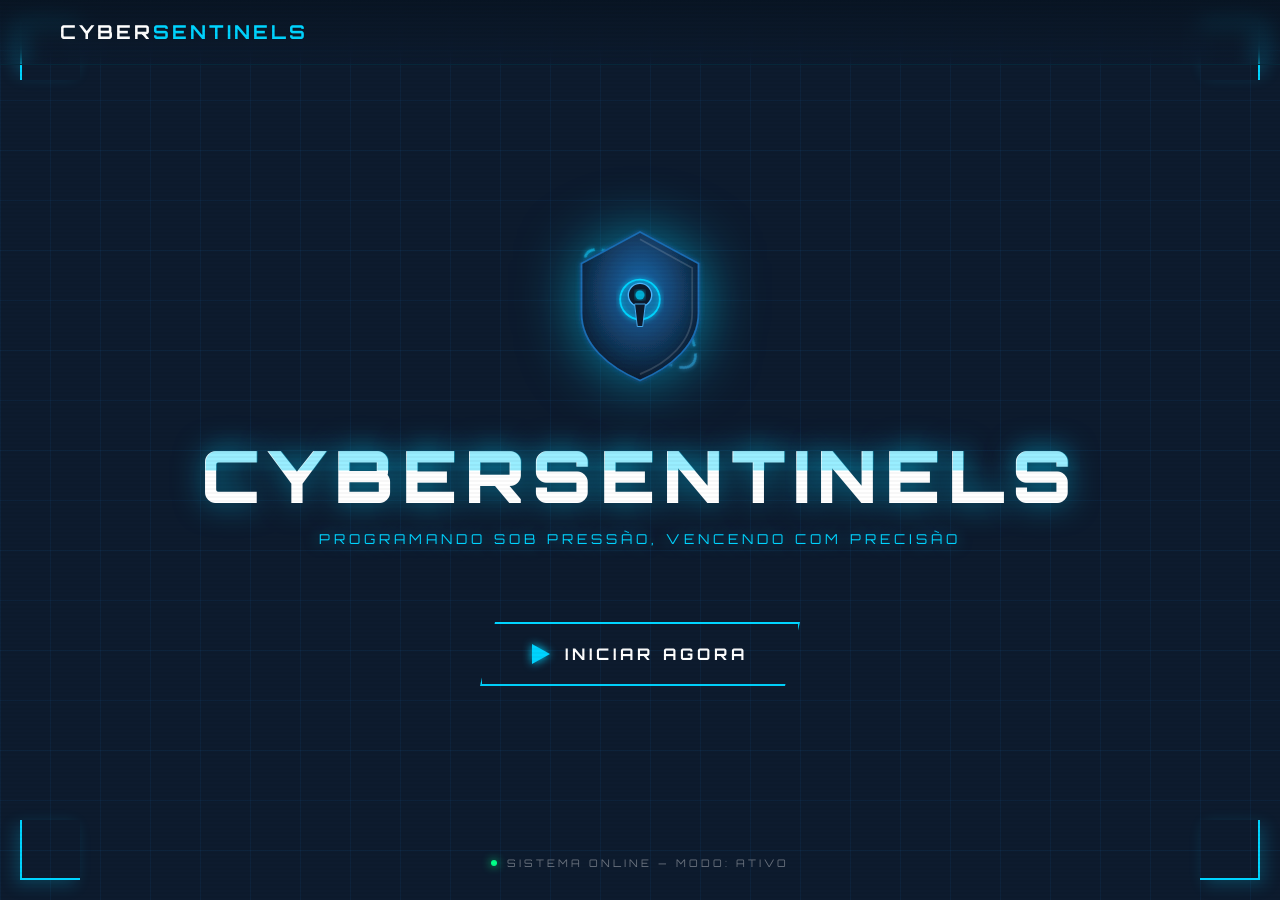
<file: index.html>
<!DOCTYPE html>
<html lang="pt-BR">
<head>
    <meta charset="UTF-8">
    <meta name="viewport" content="width=device-width, initial-scale=1.0">
    <title>CyberSentinels</title>
    <link rel="stylesheet" href="./css/style.css">
    <a href="./public/pagina1.html"></a>
</head>
<body>

          <!-- Áudio de fundo -->
<audio id="musicaFundo" autoplay loop>
  <source src="./public/sounds/fundo.mp3" type="audio/mpeg">
</audio>

    <!-- Scanlines -->
    <div class="scanlines"></div>

    <!-- Corner decorations -->
    <div class="corner-deco tl"></div>
    <div class="corner-deco tr"></div>
    <div class="corner-deco bl"></div>
    <div class="corner-deco br"></div>

    <!-- Particles -->
    <div class="particles" id="particles"></div>

    <!-- Logo no canto -->
    <nav>
        <div class="nav-logo">Cyber<span>Sentinels</span></div>
        <ul class="nav-links">
        </ul>
        <div class="hamburger" onclick="toggleMenu()">
            <span></span>
            <span></span>
            <span></span>
        </div>
    </nav>

    <!-- Hero Section -->
    <section class="hero">
        <!-- Logo -->
        <div class="logo-container">
            <svg class="logo-img" viewBox="0 0 200 200" xmlns="http://www.w3.org/2000/svg">
                <defs>
                    <radialGradient id="shieldGrad" cx="50%" cy="40%" r="60%">
                        <stop offset="0%" style="stop-color:#1a6eb5;stop-opacity:1" />
                        <stop offset="100%" style="stop-color:#0d1b2e;stop-opacity:1" />
                    </radialGradient>
                    <linearGradient id="orbitGrad" x1="0%" y1="0%" x2="100%" y2="100%">
                        <stop offset="0%" style="stop-color:#00d4ff;stop-opacity:0.9" />
                        <stop offset="100%" style="stop-color:#4db8ff;stop-opacity:0.5" />
                    </linearGradient>
                    <filter id="glow">
                        <feGaussianBlur stdDeviation="3" result="coloredBlur"/>
                        <feMerge>
                            <feMergeNode in="coloredBlur"/>
                            <feMergeNode in="SourceGraphic"/>
                        </feMerge>
                    </filter>
                </defs>

                <!-- Orbit rings -->
                <ellipse cx="100" cy="105" rx="85" ry="30" fill="none"
                    stroke="url(#orbitGrad)" stroke-width="3"
                    stroke-dasharray="15 8" opacity="0.8" filter="url(#glow)"
                    transform="rotate(-25 100 105)">
                    <animateTransform attributeName="transform" type="rotate"
                        from="0 100 105" to="360 100 105" dur="8s" repeatCount="indefinite"/>
                </ellipse>

                <!-- Shield body -->
                <path d="M100 20 L165 55 L165 110 C165 145 135 170 100 185 C65 170 35 145 35 110 L35 55 Z"
                    fill="url(#shieldGrad)" stroke="#1a6eb5" stroke-width="2" filter="url(#glow)"/>

                <!-- Shield highlight -->
                <path d="M100 28 L158 60 L158 110 C158 142 131 165 100 178"
                    fill="none" stroke="rgba(255,255,255,0.15)" stroke-width="2"/>

                <!-- Keyhole circle -->
                <circle cx="100" cy="95" r="22" fill="rgba(0,212,255,0.1)"
                    stroke="#00d4ff" stroke-width="2" filter="url(#glow)"/>
                <circle cx="100" cy="90" r="13" fill="#0d1b2e"
                    stroke="#4db8ff" stroke-width="1.5"/>

                <!-- Keyhole slot -->
                <path d="M94 100 L106 100 L103 125 L97 125 Z"
                    fill="#0d1b2e" stroke="#4db8ff" stroke-width="1"/>

                <!-- Inner glow dot -->
                <circle cx="100" cy="90" r="5" fill="#00d4ff" opacity="0.8" filter="url(#glow)"/>
            </svg>
        </div>

        <!-- Title -->
        <div class="title-container">
            <h1 class="main-title" id="mainTitle">CYBERSENTINELS</h1>
            <p class="subtitle">Programando sob pressão, vencendo com precisão</p>
        </div>

 <div class="play-section">
    <!-- Tag de áudio adicionada aqui -->
    <audio id="som-inicio" src="./public/sounds/start.mp3" preload="auto"></audio>

    <button class="play-btn" onclick="handlePlay()">
        <div class="btn-glow-ring"></div>
        <span class="play-icon"></span>
        INICIAR AGORA
    </button>
</div> 

    <!-- Status Bar -->
    <div class="status-bar">
        <div class="status-dot"></div>
        <span>SISTEMA ONLINE — MODO: ATIVO</span>
    </div>

    <script src="./scripts/script1.js"></script>
</body>
</html>
</file>
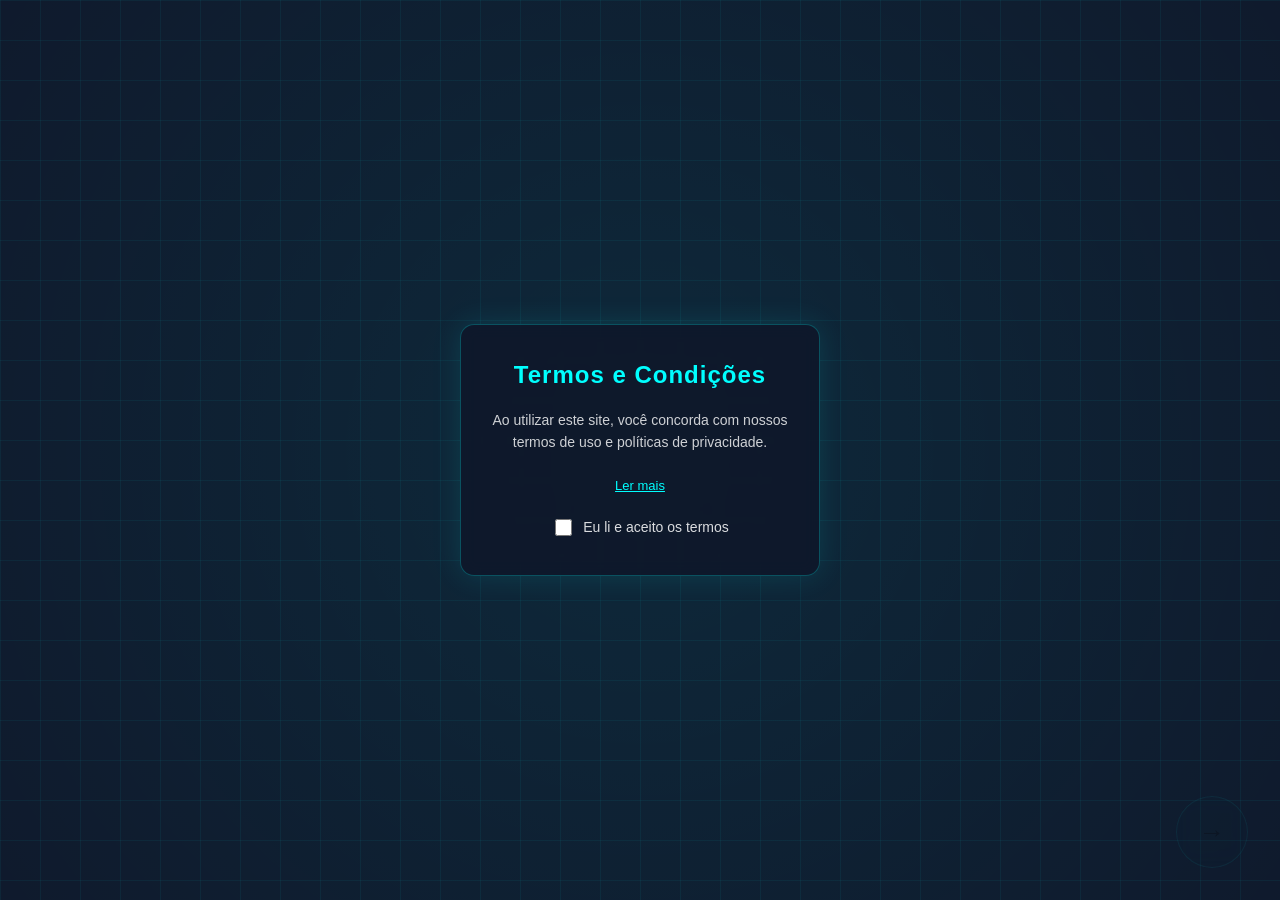
<file: public/pagina1.html>
<!doctype html>
<html lang="pt-BR">
  <head>
    <meta charset="UTF-8" />
    <meta name="viewport" content="width=device-width, initial-scale=1.0" />
    <title>Termos e Condições</title>
    <link rel="stylesheet" href="../css/style2.css" />
    <a href="pagina2.html"></a>
  </head>

  <body>
    <!-- Áudio de fundo -->
    <audio id="musicaFundo" autoplay loop>
      <source src="../public/sounds/fundo.mp3" type="audio/mpeg" />
    </audio>

    <!-- FUNDO ANIMADO -->
    <div class="pattern-bg"></div>

    <!-- PARTÍCULAS -->
    <div id="particles"></div>

    <!-- Card Termos -->
    <div class="card">
      <h2>Termos e Condições</h2>

      <p>
        Ao utilizar este site, você concorda com nossos termos de uso e
        políticas de privacidade.
      </p>

      <span class="ler-mais" id="lerMais">Ler mais</span>

      <label class="checkbox-area">
        <input type="checkbox" id="aceitar" />
        Eu li e aceito os termos
      </label>
    </div>

    <!-- Modal Sermão (aceita sem ler) -->
    <div class="overlay" id="overlaySermao">
      <div class="modal">
        <h2>⚠ Você realmente leu?</h2>
        <p>
          Estudos mostram que mais de 90% das pessoas aceitam termos sem ler.
          <br /><br />
          Ao aceitar algo sem entender, você pode estar entregando seus dados,
          sua privacidade e sua segurança.
          <br /><br />
          🔎 Cidadania digital começa com consciência.
        </p>
        <button onclick="fecharSermao()">Entendi</button>
      </div>
    </div>

    <!-- Modal Parabéns (leu antes de aceitar) -->
    <div class="overlay" id="overlayParabens">
      <div class="modal">
        <h2>👏 Parabéns!</h2>
        <p>
          Você demonstrou consciência digital ao buscar ler os termos antes de
          aceitar.
          <br /><br />
          Pessoas assim tornam a internet mais segura! 🌐
        </p>
        <button onclick="fecharParabens()">Obrigado!</button>
      </div>
    </div>

    <!-- Tooltip botão bloqueado -->
    <div class="tooltip-bloqueado" id="tooltipBloqueado">
      ✋ Aceite os termos primeiro
    </div>

    <!-- Botão Avançar -->
    <div
      class="botao-avancar"
      id="btnAvancar"
      title="Aceite os termos para avançar"
      onclick="tentarAvancar()"
    >
      →
    </div>

    <!-- Som -->
    <audio id="somClique">
      <source src="../public/sounds/transição.mp3" type="audio/mpeg" />
    </audio>

    <div class="transicao" id="transicao">
      <div class="loader">
        <div class="transicao-logo">SISTEMA DE ANÁLISE</div>

        <p id="textoCarregando">Inicializando sistema...</p>

        <div class="barra-container">
          <div class="barra" id="barra"></div>
        </div>

        <p id="porcentagem">0%</p>
      </div>
    </div>

    <script src="../scripts/script2.js"></script>
  </body>
</html>
</file>
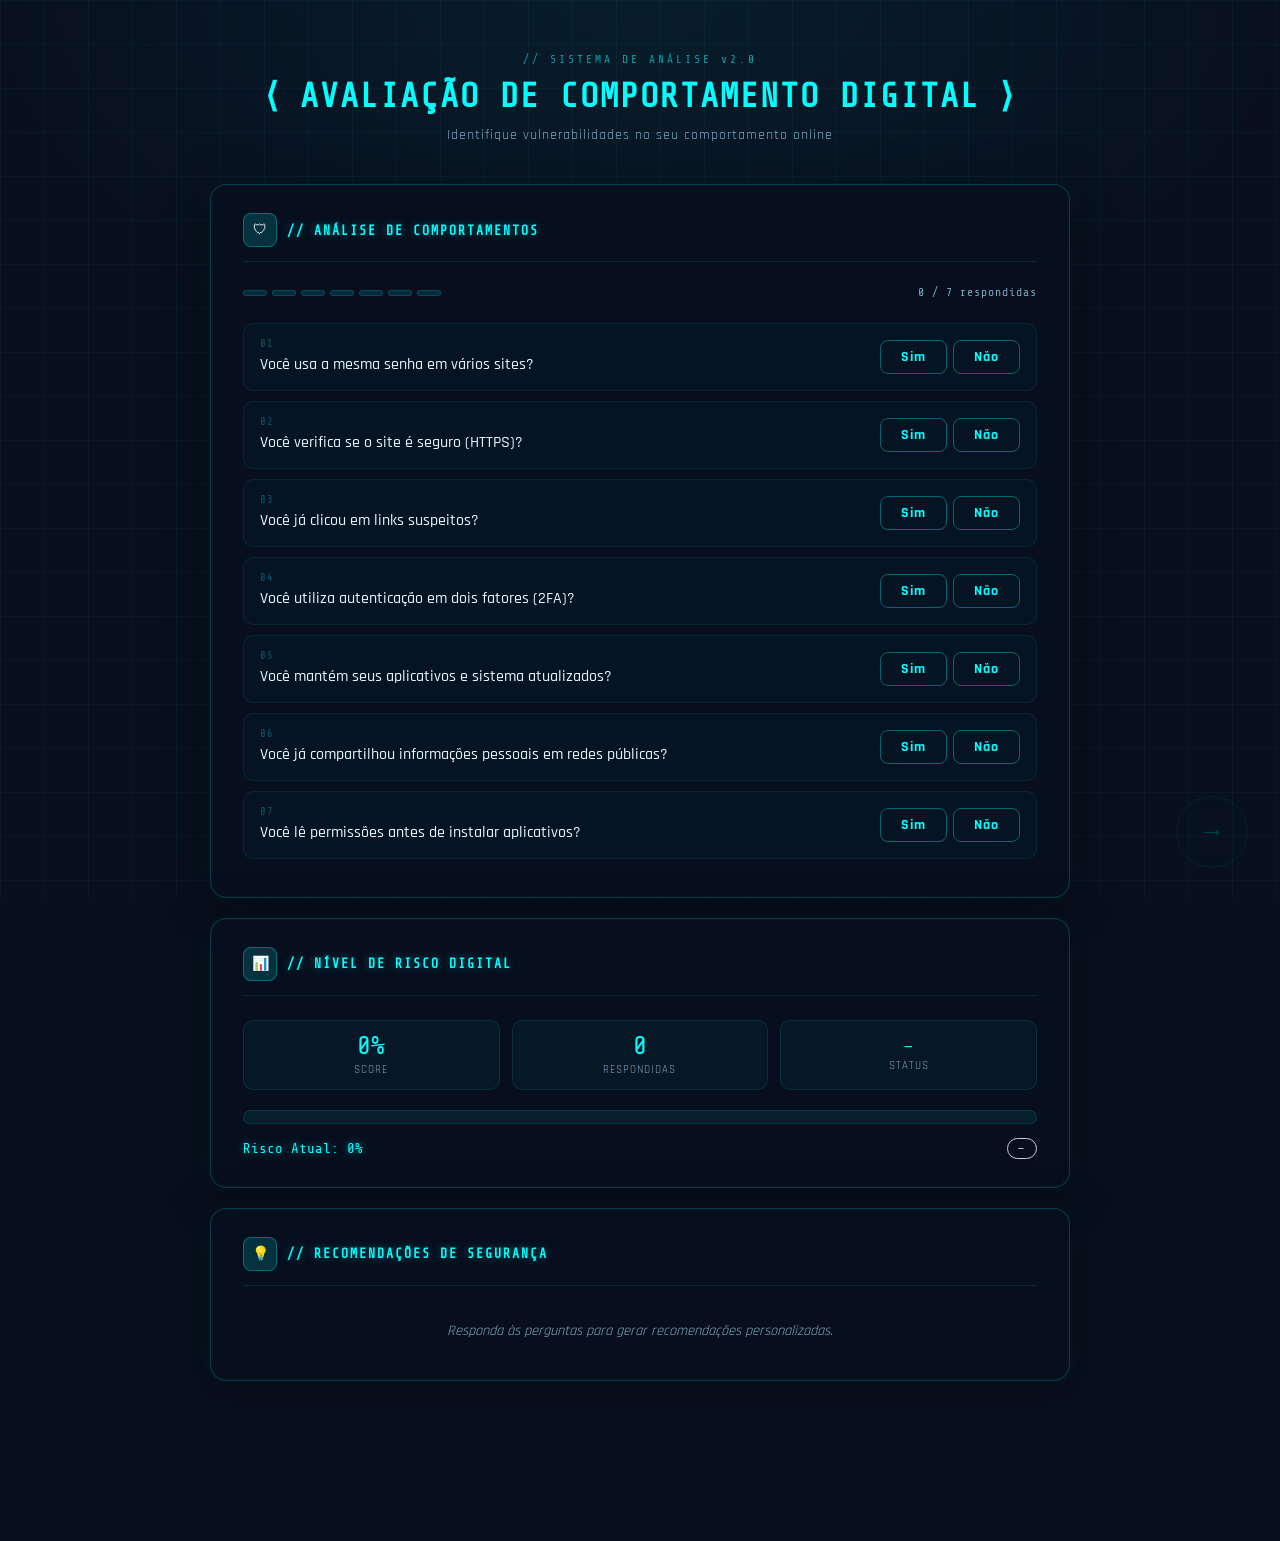
<file: public/pagina2.html>
<!doctype html>
<html lang="pt-BR">
  <head>
    <meta charset="UTF-8" />
    <meta name="viewport" content="width=device-width, initial-scale=1.0" />
    <title>Avaliação de Risco Digital</title>
    <link rel="stylesheet" href="../css/style3.css" />
  </head>
  <body>
    <!-- Música de fundo -->
    <audio id="musicaFundo" autoplay loop volume="0.5">
      <source src="../public/sounds/fundo.mp3" type="audio/mpeg" />
    </audio>

    <!-- Fundo tecnológico -->
    <div class="pattern-bg"></div>

    <div class="dashboard">
      <!-- HEADER -->
      <div class="header">
        <span class="header-tag">// SISTEMA DE ANÁLISE v2.0</span>
        <h1 class="titulo-dashboard">⟨ AVALIAÇÃO DE COMPORTAMENTO DIGITAL ⟩</h1>
        <p class="header-sub">
          Identifique vulnerabilidades no seu comportamento online
        </p>
      </div>

      <!-- CARD 1 — Perguntas -->
      <div class="card-dashboard">
        <div class="card-header">
          <div class="card-icon">🛡</div>
          <h3>// Análise de Comportamentos</h3>
        </div>

        <!-- Progresso -->
        <div class="progresso-wrapper">
          <div class="progresso-pílulas" id="pilulas">
            <div class="pilula"></div>
            <div class="pilula"></div>
            <div class="pilula"></div>
            <div class="pilula"></div>
            <div class="pilula"></div>
            <div class="pilula"></div>
            <div class="pilula"></div>
          </div>
          <span id="progressoTexto">0 / 7 respondidas</span>
        </div>

        <!-- Pergunta 1 -->
        <div class="pergunta">
          <div>
            <div class="numero-pergunta">01</div>
            <p>Você usa a mesma senha em vários sites?</p>
          </div>
          <div class="btn-group">
            <button type="button" onclick="responder(this, 14, 0)">Sim</button>
            <button type="button" onclick="responder(this, 0, 0)">Não</button>
          </div>
        </div>

        <!-- Pergunta 2 -->
        <div class="pergunta">
          <div>
            <div class="numero-pergunta">02</div>
            <p>Você verifica se o site é seguro (HTTPS)?</p>
          </div>
          <div class="btn-group">
            <button type="button" onclick="responder(this, 0, 1)">Sim</button>
            <button type="button" onclick="responder(this, 14, 1)">Não</button>
          </div>
        </div>

        <!-- Pergunta 3 -->
        <div class="pergunta">
          <div>
            <div class="numero-pergunta">03</div>
            <p>Você já clicou em links suspeitos?</p>
          </div>
          <div class="btn-group">
            <button type="button" onclick="responder(this, 14, 2)">Sim</button>
            <button type="button" onclick="responder(this, 0, 2)">Não</button>
          </div>
        </div>

        <!-- Pergunta 4 -->
        <div class="pergunta">
          <div>
            <div class="numero-pergunta">04</div>
            <p>Você utiliza autenticação em dois fatores (2FA)?</p>
          </div>
          <div class="btn-group">
            <button type="button" onclick="responder(this, 0, 3)">Sim</button>
            <button type="button" onclick="responder(this, 14, 3)">Não</button>
          </div>
        </div>

        <!-- Pergunta 5 -->
        <div class="pergunta">
          <div>
            <div class="numero-pergunta">05</div>
            <p>Você mantém seus aplicativos e sistema atualizados?</p>
          </div>
          <div class="btn-group">
            <button type="button" onclick="responder(this, 0, 4)">Sim</button>
            <button type="button" onclick="responder(this, 14, 4)">Não</button>
          </div>
        </div>

        <!-- Pergunta 6 -->
        <div class="pergunta">
          <div>
            <div class="numero-pergunta">06</div>
            <p>Você já compartilhou informações pessoais em redes públicas?</p>
          </div>
          <div class="btn-group">
            <button type="button" onclick="responder(this, 14, 5)">Sim</button>
            <button type="button" onclick="responder(this, 0, 5)">Não</button>
          </div>
        </div>

        <!-- Pergunta 7 -->
        <div class="pergunta">
          <div>
            <div class="numero-pergunta">07</div>
            <p>Você lê permissões antes de instalar aplicativos?</p>
          </div>
          <div class="btn-group">
            <button type="button" onclick="responder(this, 0, 6)">Sim</button>
            <button type="button" onclick="responder(this, 14, 6)">Não</button>
          </div>
        </div>
      </div>
      <!-- /CARD 1 -->

      <!-- CARD 2 — Barra de risco -->
      <div class="card-dashboard">
        <div class="card-header">
          <div class="card-icon">📊</div>
          <h3>// Nível de Risco Digital</h3>
        </div>

        <div class="risco-stats">
          <div class="stat-box">
            <div class="valor" id="statPct">0%</div>
            <div class="rotulo">Score</div>
          </div>
          <div class="stat-box">
            <div class="valor" id="statResp">0</div>
            <div class="rotulo">Respondidas</div>
          </div>
          <div class="stat-box">
            <div
              class="valor"
              id="statRisco"
              style="font-size: 1rem; padding-top: 6px"
            >
              —
            </div>
            <div class="rotulo">Status</div>
          </div>
        </div>

        <div class="barra-risco">
          <div class="nivel" id="nivelRisco"></div>
        </div>

        <div class="risco-label">
          <p id="textoRisco">Risco Atual: 0%</p>
          <span class="badge-risco" id="badgeRisco">—</span>
        </div>
      </div>
      <!-- /CARD 2 -->

      <!-- CARD 3 — Recomendações -->
      <div class="card-dashboard">
        <div class="card-header">
          <div class="card-icon">💡</div>
          <h3>// Recomendações de Segurança</h3>
        </div>
        <div id="recomendacoes">
          <p class="rec-vazio">
            Responda às perguntas para gerar recomendações personalizadas.
          </p>
        </div>
      </div>
      <!-- /CARD 3 -->
    </div>
    <!-- /dashboard -->

    <!-- Botão Avançar -->
    <a
      class="botao-avancar bloqueado"
      id="btnAvancar"
      title="Avançar para próxima etapa"
      aria-label="Avançar para a próxima página"
      onclick="trocarPagina()"
    >
      →
    </a>

    <!-- Som do botão -->
    <audio id="somClique">
      <source src="../public/sounds/transição.mp3" type="audio/mpeg" />
    </audio>

    <!-- Tela de Transição -->
    <div class="transicao" id="transicao">
      <p class="transicao-logo">SISTEMA DE ANÁLISE</p>
      <p id="textoCarregando">Gerando relatório...</p>
      <div class="barra-container">
        <div class="barra" id="barra"></div>
      </div>
      <p id="porcentagem">0%</p>
    </div>
    <!-- /transicao -->

    <script src="../scripts/script3.js"></script>
  </body>
</html>
</file>
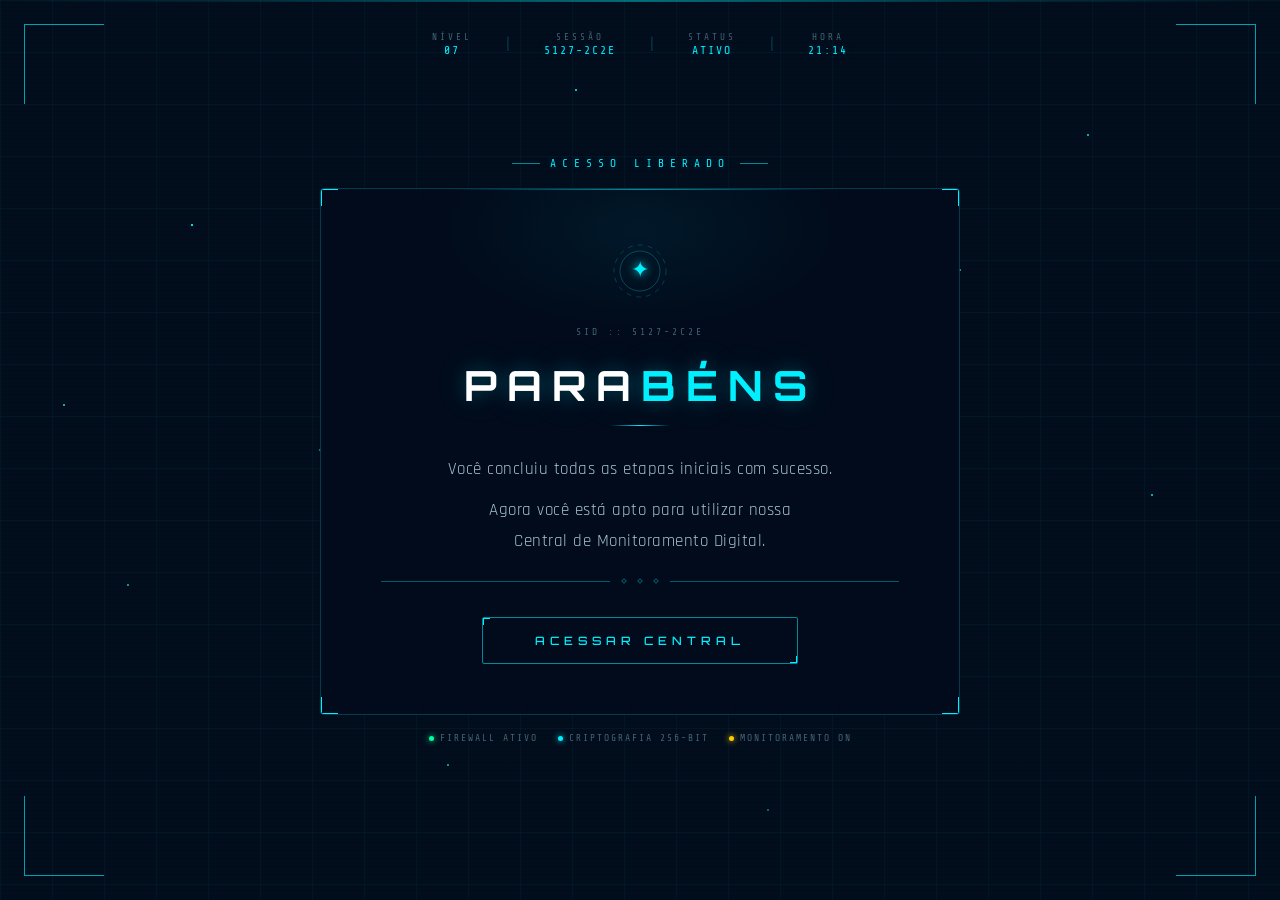
<file: public/pagina3.html>
<!doctype html>
<html lang="pt-BR">
  <head>
    <meta charset="UTF-8" />
    <meta name="viewport" content="width=device-width, initial-scale=1.0" />
    <title>CyberSentinels</title>
    <link rel="stylesheet" href="../css/style4.css" />
  </head>

  <body>
    <!-- MÚSICA DE FUNDO -->
    <audio id="musicaFundo" autoplay loop>
      <source src="../public/sounds/fundo.mp3" type="audio/mpeg" />
    </audio>

    <!-- SOM DO BOTÃO -->
    <audio id="somClique">
      <source src="../public/sounds/transição.mp3" type="audio/mpeg" />
    </audio>

    <!-- GRID DE FUNDO -->
    <div class="grid"></div>

    <!-- PARTÍCULAS -->
    <div class="particulas"></div>

    <!-- CANTOS DECORATIVOS -->
    <div class="corner corner--tl"></div>
    <div class="corner corner--tr"></div>
    <div class="corner corner--bl"></div>
    <div class="corner corner--br"></div>

    <!-- HUD SUPERIOR -->
    <div class="hud-bar">
      <div class="hud-item">
        <span class="hud-label">NÍVEL</span>
        <span class="hud-value" id="hudNivel">07</span>
      </div>
      <span class="hud-sep">|</span>
      <div class="hud-item">
        <span class="hud-label">SESSÃO</span>
        <span class="hud-value" id="hudSessao">——</span>
      </div>
      <span class="hud-sep">|</span>
      <div class="hud-item">
        <span class="hud-label">STATUS</span>
        <span class="hud-value">ATIVO</span>
      </div>
      <span class="hud-sep">|</span>
      <div class="hud-item">
        <span class="hud-label">HORA</span>
        <span class="hud-value" id="hudHora">——:——</span>
      </div>
    </div>

    <!-- CONTEÚDO PRINCIPAL -->
    <div class="container-final">
      <!-- TEXTO SUPERIOR -->
      <span class="status-topo">ACESSO LIBERADO</span>

      <!-- PAINEL CENTRAL -->
      <div class="painel-final">
        <div class="painel-inner">
          <!-- CANTOS DO PAINEL -->
          <div class="painel-corner painel-corner--tl"></div>
          <div class="painel-corner painel-corner--tr"></div>
          <div class="painel-corner painel-corner--bl"></div>
          <div class="painel-corner painel-corner--br"></div>

          <!-- ÍCONE DE VERIFICAÇÃO -->
          <div class="check-ring">
            <svg
              viewBox="0 0 56 56"
              fill="none"
              xmlns="http://www.w3.org/2000/svg"
            >
              <circle
                cx="28"
                cy="28"
                r="26"
                stroke="rgba(0,240,255,0.2)"
                stroke-width="1"
                stroke-dasharray="4 6"
                stroke-linecap="round"
              />
              <circle
                cx="28"
                cy="28"
                r="20"
                stroke="rgba(0,240,255,0.5)"
                stroke-width="0.5"
              />
            </svg>
            <span class="check-icon">✦</span>
          </div>

          <!-- ID DE SESSÃO -->
          <div class="session-id" id="sessionId">SID :: ————————</div>

          <!-- TÍTULO -->
          <h1>PARA<span class="accent">BÉNS</span></h1>

          <!-- LINHA DECORATIVA -->
          <div class="title-line"></div>

          <!-- TEXTO -->
          <p>Você concluiu todas as etapas iniciais com sucesso.</p>
          <p>
            Agora você está apto para utilizar nossa<br />Central de
            Monitoramento Digital.
          </p>

          <!-- SEPARADOR -->
          <div class="separator">
            <div class="separator-dot"></div>
            <div class="separator-dot"></div>
            <div class="separator-dot"></div>
          </div>

          <!-- BOTÃO -->
          <button id="btnEntrar">
            <span class="btn-scan"></span>
            ACESSAR CENTRAL
          </button>
        </div>
      </div>

      <!-- STATUS INFERIOR -->
      <div class="status-bottom">
        <div class="status-node">
          <div class="node-dot ok"></div>
          <span>FIREWALL ATIVO</span>
        </div>
        <div class="status-node">
          <div class="node-dot info"></div>
          <span>CRIPTOGRAFIA 256-BIT</span>
        </div>
        <div class="status-node">
          <div class="node-dot warn"></div>
          <span>MONITORAMENTO ON</span>
        </div>
      </div>
    </div>

    <!-- TELA DE TRANSIÇÃO -->
    <div class="transicao" id="transicao">
      <div class="loader">
        <div class="transicao-logo">SISTEMA DE ANÁLISE</div>

        <!-- CÍRCULO -->
        <div class="loader-ring">
          <svg
            viewBox="0 0 72 72"
            fill="none"
            xmlns="http://www.w3.org/2000/svg"
          >
            <circle
              cx="36"
              cy="36"
              r="32"
              stroke="rgba(0,240,255,0.1)"
              stroke-width="1"
            />
            <circle
              cx="36"
              cy="36"
              r="32"
              stroke="rgba(0,240,255,0.8)"
              stroke-width="1.5"
              stroke-dasharray="50 150"
              stroke-linecap="round"
            />
          </svg>
          <div class="loader-ring-pct" id="porcentagem">0%</div>
        </div>

        <p id="textoCarregando">Inicializando sistema...</p>

        <div class="barra-container">
          <div class="barra" id="barra"></div>
        </div>
      </div>
    </div>

    <script src="../scripts/script4.js"></script>

    <!-- SCRIPT DE HUD (dados dinâmicos) -->
    <script>
      // Relógio
      function atualizarHora() {
        const agora = new Date();
        const h = String(agora.getHours()).padStart(2, "0");
        const m = String(agora.getMinutes()).padStart(2, "0");
        document.getElementById("hudHora").textContent = h + ":" + m;
      }
      atualizarHora();
      setInterval(atualizarHora, 1000);

      // ID de sessão aleatório
      function gerarSessao(len) {
        const chars = "ABCDEF0123456789";
        return Array.from(
          { length: len },
          () => chars[Math.floor(Math.random() * chars.length)],
        ).join("");
      }
      const sid = gerarSessao(8);
      document.getElementById("hudSessao").textContent =
        sid.slice(0, 4) + "-" + sid.slice(4);
      document.getElementById("sessionId").textContent =
        "SID :: " + sid.slice(0, 4) + "-" + sid.slice(4);
    </script>
  </body>
</html>
</file>
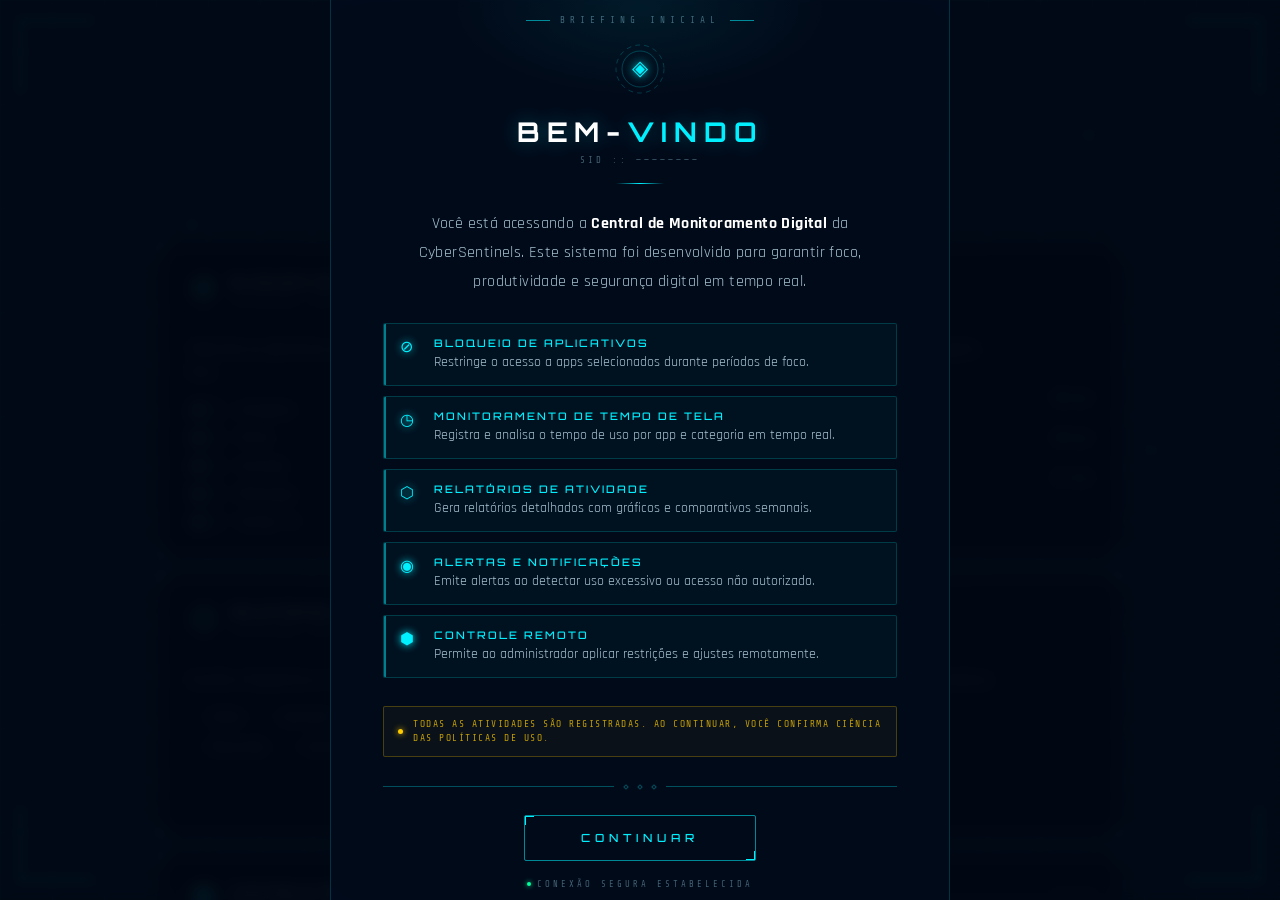
<file: public/pagina4.html>
<!doctype html>
<html lang="pt-BR">
  <head>
    <meta charset="UTF-8" />
    <meta name="viewport" content="width=device-width, initial-scale=1.0" />
    <title>CyberSentinels — Central</title>
    <link rel="stylesheet" href="../css/style5.css" />
  </head>

  <body>
    <audio id="musicaFundo" autoplay loop>
      <source src="../public/sounds/fundo.mp3" type="audio/mpeg" />
    </audio>
    <audio id="somContinuar">
      <source src="../public/sounds/transição2.mp3" type="audio/mpeg" />
    </audio>
    <audio id="somClique">
      <source src="../public/sounds/concluído.mp3" type="audio/mpeg" />
    </audio>

    <div class="grid"></div>
    <div class="particulas"></div>
    <div class="corner corner--tl"></div>
    <div class="corner corner--tr"></div>
    <div class="corner corner--bl"></div>
    <div class="corner corner--br"></div>

    <div class="central-wrapper" id="centralWrapper">
      <div class="pagina-titulo">
        CENTRAL DE <span class="accent">MONITORAMENTO</span>
      </div>

      <div class="cards-grid">
        <!-- CARD 1 — nenhum checked -->
        <div class="card" id="card-bloqueio">
          <div class="cc cc--tl"></div><div class="cc cc--tr"></div>
          <div class="cc cc--bl"></div><div class="cc cc--br"></div>
          <div class="card-header">
            <span class="card-icon">&#x2298;</span>
            <div>
              <div class="card-title">BLOQUEIO DE APLICATIVOS</div>
              <div class="card-status" id="status-bloqueio">AGUARDANDO CONFIGURAÇÃO</div>
            </div>
            <div class="card-badge" id="badge-bloqueio">—</div>
          </div>
          <div class="card-body">
            <p class="card-desc">Selecione os aplicativos que devem ser bloqueados durante períodos de foco.</p>
            <div class="app-list">
              <label class="app-toggle"><input type="checkbox" data-card="bloqueio" /><span class="toggle-track"><span class="toggle-thumb"></span></span><span>Instagram</span></label>
              <label class="app-toggle"><input type="checkbox" data-card="bloqueio" /><span class="toggle-track"><span class="toggle-thumb"></span></span><span>TikTok</span></label>
              <label class="app-toggle"><input type="checkbox" data-card="bloqueio" /><span class="toggle-track"><span class="toggle-thumb"></span></span><span>YouTube</span></label>
              <label class="app-toggle"><input type="checkbox" data-card="bloqueio" /><span class="toggle-track"><span class="toggle-thumb"></span></span><span>WhatsApp</span></label>
              <label class="app-toggle"><input type="checkbox" data-card="bloqueio" /><span class="toggle-track"><span class="toggle-thumb"></span></span><span>Twitter / X</span></label>
            </div>
          </div>
        </div>

        <!-- CARD 2 — sliders mantêm value mas sem interação prévia -->
        <div class="card" id="card-tempo">
          <div class="cc cc--tl"></div><div class="cc cc--tr"></div>
          <div class="cc cc--bl"></div><div class="cc cc--br"></div>
          <div class="card-header">
            <span class="card-icon">&#x25F7;</span>
            <div>
              <div class="card-title">TEMPO DE TELA PERMITIDO</div>
              <div class="card-status" id="status-tempo">AGUARDANDO CONFIGURAÇÃO</div>
            </div>
            <div class="card-badge" id="badge-tempo">—</div>
          </div>
          <div class="card-body">
            <p class="card-desc">Defina o limite diário de uso permitido por categoria.</p>
            <div class="tempo-list">
              <div class="tempo-item">
                <span class="tempo-label">REDES SOCIAIS</span>
                <div class="tempo-slider-wrap">
                  <input type="range" min="0" max="240" value="60" class="slider" data-card="tempo" data-label="redesSociais" />
                  <span class="tempo-val" id="val-redesSociais">60 min</span>
                </div>
              </div>
              <div class="tempo-item">
                <span class="tempo-label">ENTRETENIMENTO</span>
                <div class="tempo-slider-wrap">
                  <input type="range" min="0" max="240" value="90" class="slider" data-card="tempo" data-label="entretenimento" />
                  <span class="tempo-val" id="val-entretenimento">90 min</span>
                </div>
              </div>
              <div class="tempo-item">
                <span class="tempo-label">JOGOS</span>
                <div class="tempo-slider-wrap">
                  <input type="range" min="0" max="240" value="45" class="slider" data-card="tempo" data-label="jogos" />
                  <span class="tempo-val" id="val-jogos">45 min</span>
                </div>
              </div>
            </div>
          </div>
        </div>

        <!-- CARD 3 — removido checked dos radios -->
        <div class="card" id="card-relatorio">
          <div class="cc cc--tl"></div><div class="cc cc--tr"></div>
          <div class="cc cc--bl"></div><div class="cc cc--br"></div>
          <div class="card-header">
            <span class="card-icon">&#x2B21;</span>
            <div>
              <div class="card-title">RELATÓRIOS DE ATIVIDADE</div>
              <div class="card-status" id="status-relatorio">AGUARDANDO CONFIGURAÇÃO</div>
            </div>
            <div class="card-badge" id="badge-relatorio">—</div>
          </div>
          <div class="card-body">
            <p class="card-desc">Escolha a frequência e o formato dos relatórios gerados pelo sistema.</p>
            <div class="radio-group">
              <label class="radio-item"><input type="radio" name="relatorio" value="diario" /><span class="radio-box"></span><span>Diário</span></label>
              <label class="radio-item"><input type="radio" name="relatorio" value="semanal" /><span class="radio-box"></span><span>Semanal</span></label>
              <label class="radio-item"><input type="radio" name="relatorio" value="mensal" /><span class="radio-box"></span><span>Mensal</span></label>
            </div>
            <div class="radio-group" style="margin-top: 12px">
              <label class="radio-item"><input type="radio" name="formato" value="resumido" /><span class="radio-box"></span><span>Resumido</span></label>
              <label class="radio-item"><input type="radio" name="formato" value="completo" /><span class="radio-box"></span><span>Completo</span></label>
            </div>
          </div>
        </div>

        <!-- CARD 4 — removido checked dos toggles -->
        <div class="card" id="card-alertas">
          <div class="cc cc--tl"></div><div class="cc cc--tr"></div>
          <div class="cc cc--bl"></div><div class="cc cc--br"></div>
          <div class="card-header">
            <span class="card-icon">&#x25C9;</span>
            <div>
              <div class="card-title">ALERTAS E NOTIFICAÇÕES</div>
              <div class="card-status" id="status-alertas">AGUARDANDO CONFIGURAÇÃO</div>
            </div>
            <div class="card-badge" id="badge-alertas">—</div>
          </div>
          <div class="card-body">
            <p class="card-desc">Configure quais eventos disparam alertas automáticos.</p>
            <div class="app-list">
              <label class="app-toggle"><input type="checkbox" data-card="alertas" /><span class="toggle-track"><span class="toggle-thumb"></span></span><span>Uso excessivo detectado</span></label>
              <label class="app-toggle"><input type="checkbox" data-card="alertas" /><span class="toggle-track"><span class="toggle-thumb"></span></span><span>Acesso não autorizado</span></label>
              <label class="app-toggle"><input type="checkbox" data-card="alertas" /><span class="toggle-track"><span class="toggle-thumb"></span></span><span>App bloqueado tentou abrir</span></label>
              <label class="app-toggle"><input type="checkbox" data-card="alertas" /><span class="toggle-track"><span class="toggle-thumb"></span></span><span>Limite de tempo atingido</span></label>
            </div>
          </div>
        </div>

        <!-- CARD 5 — removido checked do radio -->
        <div class="card card--wide" id="card-controle">
          <div class="cc cc--tl"></div><div class="cc cc--tr"></div>
          <div class="cc cc--bl"></div><div class="cc cc--br"></div>
          <div class="card-header">
            <span class="card-icon">&#x2B22;</span>
            <div>
              <div class="card-title">CONTROLE REMOTO</div>
              <div class="card-status" id="status-controle">AGUARDANDO CONFIGURAÇÃO</div>
            </div>
            <div class="card-badge" id="badge-controle">—</div>
          </div>
          <div class="card-body card-body--row">
            <p class="card-desc" style="margin-bottom: 0; flex: 1">Permita que o administrador aplique configurações remotamente em tempo real.</p>
            <div class="radio-group">
              <label class="radio-item"><input type="radio" name="controle" value="ativo" /><span class="radio-box"></span><span>Ativo</span></label>
              <label class="radio-item"><input type="radio" name="controle" value="somente-leitura" /><span class="radio-box"></span><span>Somente leitura</span></label>
              <label class="radio-item"><input type="radio" name="controle" value="desativado" /><span class="radio-box"></span><span>Desativado</span></label>
            </div>
          </div>
        </div>
      </div>

      <div class="progresso-wrap">
        <div class="progresso-label">
          <span>MÓDULOS CONFIGURADOS</span>
          <span id="progressoTexto">0 / 5</span>
        </div>
        <div class="progresso-bar-bg">
          <div class="progresso-bar" id="progressoBar"></div>
        </div>
      </div>

      <div class="concluido-wrap" id="concluidoWrap">
        <button id="btnConcluido">
          <span class="btn-scan"></span>
          CONFIGURAÇÃO CONCLUÍDA
        </button>
        <div class="concluido-sub">Todas as configurações foram salvas com sucesso.</div>
      </div>
    </div>

    <!-- MODAL -->
    <div class="modal-overlay" id="modalOverlay">
      <div class="modal" role="dialog" aria-modal="true" aria-labelledby="modalTitulo">
        <div class="modal-inner">
          <div class="mc mc--tl"></div><div class="mc mc--tr"></div>
          <div class="mc mc--bl"></div><div class="mc mc--br"></div>

          <div class="modal-tag">BRIEFING INICIAL</div>

          <div class="modal-icon">
            <svg viewBox="0 0 52 52" fill="none">
              <circle cx="26" cy="26" r="24" stroke="rgba(0,240,255,0.2)" stroke-width="1" stroke-dasharray="4 5" stroke-linecap="round" />
              <circle cx="26" cy="26" r="18" stroke="rgba(0,240,255,0.45)" stroke-width="0.5" />
            </svg>
            <span class="modal-icon-char">&#x25C8;</span>
          </div>

          <h1 class="modal-title" id="modalTitulo">BEM-<span class="accent">VINDO</span></h1>
          <div class="modal-sid" id="modalSid">SID :: ————————</div>
          <div class="title-line"></div>

          <p class="modal-intro">
            Você está acessando a <strong style="color: #fff">Central de Monitoramento Digital</strong>
            da CyberSentinels. Este sistema foi desenvolvido para garantir foco, produtividade e segurança digital em tempo real.
          </p>

          <div class="funcionalidades">
            <div class="func-item"><span class="func-icon">&#x2298;</span><div class="func-texto"><div class="func-nome">Bloqueio de Aplicativos</div><div class="func-desc">Restringe o acesso a apps selecionados durante períodos de foco.</div></div></div>
            <div class="func-item"><span class="func-icon">&#x25F7;</span><div class="func-texto"><div class="func-nome">Monitoramento de Tempo de Tela</div><div class="func-desc">Registra e analisa o tempo de uso por app e categoria em tempo real.</div></div></div>
            <div class="func-item"><span class="func-icon">&#x2B21;</span><div class="func-texto"><div class="func-nome">Relatórios de Atividade</div><div class="func-desc">Gera relatórios detalhados com gráficos e comparativos semanais.</div></div></div>
            <div class="func-item"><span class="func-icon">&#x25C9;</span><div class="func-texto"><div class="func-nome">Alertas e Notificações</div><div class="func-desc">Emite alertas ao detectar uso excessivo ou acesso não autorizado.</div></div></div>
            <div class="func-item"><span class="func-icon">&#x2B22;</span><div class="func-texto"><div class="func-nome">Controle Remoto</div><div class="func-desc">Permite ao administrador aplicar restrições e ajustes remotamente.</div></div></div>
          </div>

          <div class="modal-aviso">
            <div class="aviso-dot"></div>
            <div class="aviso-texto">Todas as atividades são registradas. Ao continuar, você confirma ciência das políticas de uso.</div>
          </div>

          <div class="separator">
            <div class="sep-dot"></div><div class="sep-dot"></div><div class="sep-dot"></div>
          </div>

          <button id="btnContinuar"><span class="btn-scan"></span>CONTINUAR</button>

          <div class="modal-status">
            <div class="modal-status-dot"></div>
            CONEXÃO SEGURA ESTABELECIDA
          </div>
        </div>
      </div>
    </div>

    <script src="../scripts/script5.js"></script>
  </body>
</html>
</file>
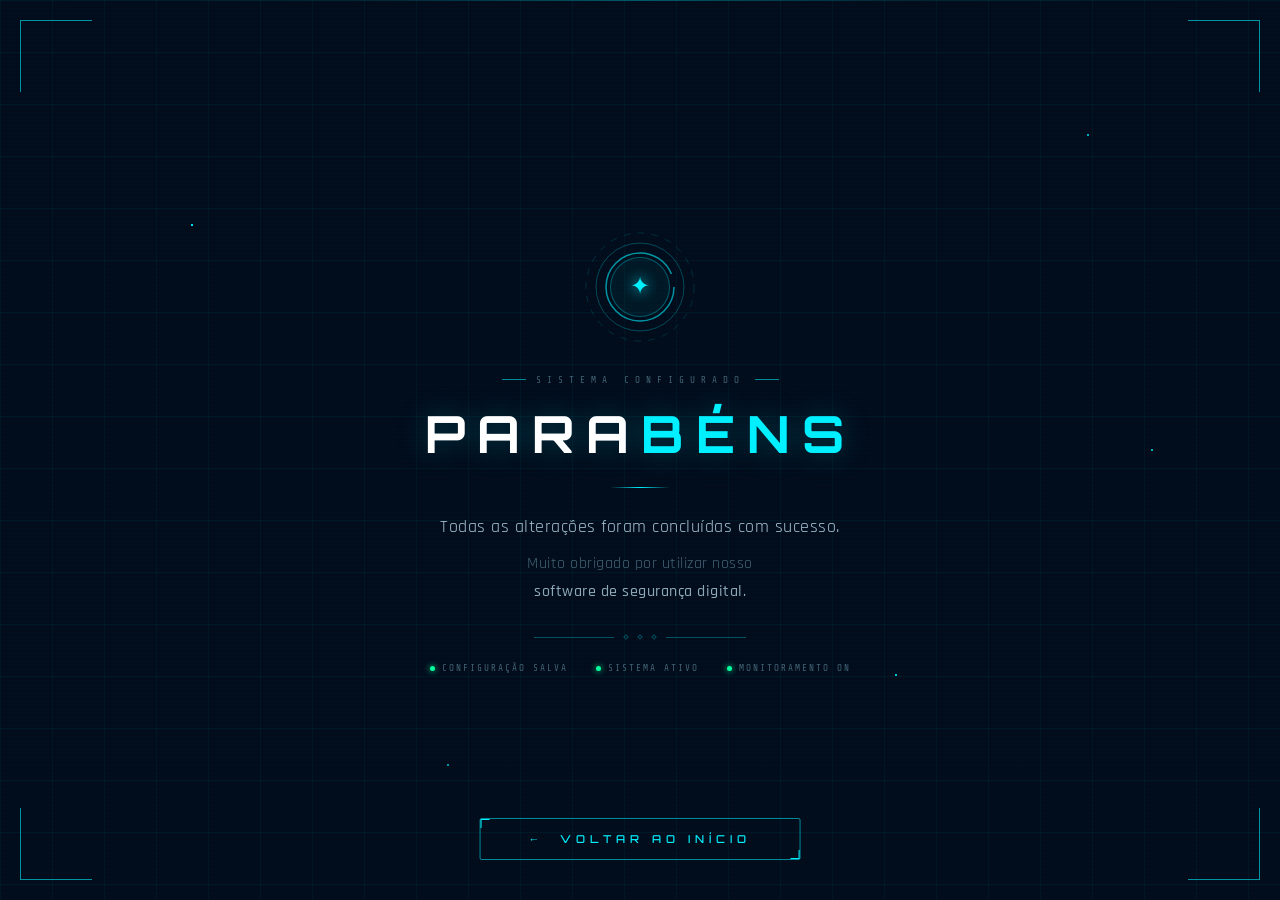
<file: public/pagina5.html>
<!doctype html>
<html lang="pt-BR">
  <head>
    <meta charset="UTF-8" />
    <meta name="viewport" content="width=device-width, initial-scale=1.0" />
    <title>CyberSentinels — Concluído</title>
    <link rel="stylesheet" href="../css/style6.css" />
  </head>
  <body>
    <!-- MÚSICA EM LOOP -->
    <audio id="musicaParabens" loop>
      <source src="../public/sounds/parabens.mp3" type="audio/mpeg" />
    </audio>

    <!-- ANIMAÇÃO DE ENTRADA (scan reverso — sobe) -->
    <div class="scan-entrada" id="scanEntrada"></div>

    <!-- GRID DE FUNDO -->
    <div class="grid"></div>

    <!-- PARTÍCULAS -->
    <div class="particulas"></div>

    <!-- CANTOS DE TELA -->
    <div class="corner corner--tl"></div>
    <div class="corner corner--tr"></div>
    <div class="corner corner--bl"></div>
    <div class="corner corner--br"></div>

    <!-- CONTEÚDO PRINCIPAL -->
    <div class="container" id="conteudo">
      <!-- ÍCONE -->
      <div class="check-wrap">
        <svg class="check-ring" viewBox="0 0 120 120" fill="none">
          <circle
            cx="60"
            cy="60"
            r="54"
            stroke="rgba(0,240,255,0.15)"
            stroke-width="1"
            stroke-dasharray="6 8"
            stroke-linecap="round"
          />
          <circle
            cx="60"
            cy="60"
            r="44"
            stroke="rgba(0,240,255,0.35)"
            stroke-width="0.8"
          />
          <circle
            cx="60"
            cy="60"
            r="34"
            stroke="rgba(0,240,255,0.6)"
            stroke-width="1.5"
            stroke-dasharray="200"
            stroke-dashoffset="200"
            class="check-progress"
          />
        </svg>
        <div class="check-inner">
          <span class="check-glyph">✦</span>
        </div>
      </div>

      <!-- TAG -->
      <div class="tag">SISTEMA CONFIGURADO</div>

      <!-- TÍTULO -->
      <h1 class="titulo">PARA<span class="accent">BÉNS</span></h1>

      <!-- LINHA -->
      <div class="linha"></div>

      <!-- MENSAGEM -->
      <p class="mensagem">Todas as alterações foram concluídas com sucesso.</p>
      <p class="mensagem mensagem--sub">
        Muito obrigado por utilizar nosso<br />
        <strong>software de segurança digital.</strong>
      </p>

      <!-- SEPARADOR -->
      <div class="separator">
        <div class="sep-dot"></div>
        <div class="sep-dot"></div>
        <div class="sep-dot"></div>
      </div>

      <!-- STATUS NODES -->
      <div class="status-nodes">
        <div class="node">
          <div class="node-dot ok"></div>
          <span>CONFIGURAÇÃO SALVA</span>
        </div>
        <div class="node">
          <div class="node-dot ok"></div>
          <span>SISTEMA ATIVO</span>
        </div>
        <div class="node">
          <div class="node-dot ok"></div>
          <span>MONITORAMENTO ON</span>
        </div>
      </div>
    </div>

    <!-- BOTÃO VOLTAR AO INÍCIO -->
    <div class="voltar-wrap">
      <button id="btnVoltar" type="button" onclick="window.location.href = '../index.html';">
        <span class="btn-scan"></span>
        &#x2190; &nbsp;VOLTAR AO INÍCIO
      </button>
    </div>

    <script src="../scripts/script6.js"></script>
  </body>
</html>
</file>
<file: css/style.css>
@import url("https://fonts.googleapis.com/css2?family=Orbitron:wght@400;700;900&family=Rajdhani:wght@300;400;600&display=swap");

* {
  margin: 0;
  padding: 0;
  box-sizing: border-box;
}

:root {
  --dark-bg: #0d1b2e;
  --darker-bg: #091524;
  --blue-primary: #1a6eb5;
  --blue-light: #4db8ff;
  --blue-glow: #00aaff;
  --cyan: #00d4ff;
  --white: #ffffff;
  --grid-color: #1a3a5c;
}

body {
  background-color: var(--dark-bg);
  color: var(--white);
  font-family: "Rajdhani", sans-serif;
  min-height: 100vh;
  overflow-x: hidden;
}

/* Grid background */
body::before {
  content: "";
  position: fixed;
  top: 0;
  left: 0;
  width: 100%;
  height: 100%;
  background-image:
    linear-gradient(rgba(26, 110, 181, 0.1) 1px, transparent 1px),
    linear-gradient(90deg, rgba(26, 110, 181, 0.1) 1px, transparent 1px);
  background-size: 50px 50px;
  z-index: 0;
  pointer-events: none;
}

/* ================================
   SCANLINES
   ================================ */
.scanlines {
  position: fixed;
  top: 0;
  left: 0;
  width: 100%;
  height: 100%;
  background: repeating-linear-gradient(
    0deg,
    transparent,
    transparent 2px,
    rgba(0, 0, 0, 0.03) 2px,
    rgba(0, 0, 0, 0.03) 4px
  );
  pointer-events: none;
  z-index: 999;
}

/* ================================
   CORNER DECORATIONS
   ================================ */
.corner-deco {
  position: fixed;
  width: 60px;
  height: 60px;
  z-index: 10;
}

.corner-deco.tl {
  top: 20px;
  left: 20px;
  border-top: 2px solid var(--cyan);
  border-left: 2px solid var(--cyan);
  box-shadow: -5px -5px 15px rgba(0, 212, 255, 0.2);
}

.corner-deco.tr {
  top: 20px;
  right: 20px;
  border-top: 2px solid var(--cyan);
  border-right: 2px solid var(--cyan);
  box-shadow: 5px -5px 15px rgba(0, 212, 255, 0.2);
}

.corner-deco.bl {
  bottom: 20px;
  left: 20px;
  border-bottom: 2px solid var(--cyan);
  border-left: 2px solid var(--cyan);
  box-shadow: -5px 5px 15px rgba(0, 212, 255, 0.2);
}

.corner-deco.br {
  bottom: 20px;
  right: 20px;
  border-bottom: 2px solid var(--cyan);
  border-right: 2px solid var(--cyan);
  box-shadow: 5px 5px 15px rgba(0, 212, 255, 0.2);
}

/* ================================
   PARTICLES
   ================================ */
.particles {
  position: fixed;
  top: 0;
  left: 0;
  width: 100%;
  height: 100%;
  z-index: 0;
  pointer-events: none;
}

.particle {
  position: absolute;
  width: 2px;
  height: 2px;
  background: var(--cyan);
  border-radius: 50%;
  animation: float linear infinite;
  box-shadow: 0 0 6px var(--cyan);
}

@keyframes float {
  0% {
    transform: translateY(100vh) translateX(0);
    opacity: 0;
  }

  10% {
    opacity: 1;
  }

  90% {
    opacity: 1;
  }

  100% {
    transform: translateY(-100px) translateX(100px);
    opacity: 0;
  }
}

/* ================================
   NAVBAR
   ================================ */
nav {
  position: fixed;
  top: 0;
  width: 100%;
  padding: 20px 60px;
  display: flex;
  justify-content: space-between;
  align-items: center;
  z-index: 100;
  background: linear-gradient(
    180deg,
    rgba(9, 21, 36, 0.95) 0%,
    transparent 100%
  );
  backdrop-filter: blur(10px);
  border-bottom: 1px solid rgba(0, 212, 255, 0.1);
}

.nav-logo {
  font-family: "Orbitron", monospace;
  font-size: 1.2rem;
  font-weight: 700;
  color: var(--white);
  letter-spacing: 3px;
  text-transform: uppercase;
}

.nav-logo span {
  color: var(--cyan);
}

.nav-links {
  display: flex;
  gap: 40px;
  list-style: none;
}

.nav-links a {
  color: rgba(255, 255, 255, 0.7);
  text-decoration: none;
  font-family: "Orbitron", monospace;
  font-size: 0.75rem;
  letter-spacing: 2px;
  text-transform: uppercase;
  transition: all 0.3s ease;
  position: relative;
}

.nav-links a::after {
  content: "";
  position: absolute;
  bottom: -5px;
  left: 0;
  width: 0;
  height: 2px;
  background: var(--cyan);
  transition: width 0.3s ease;
  box-shadow: 0 0 8px var(--cyan);
}

.nav-links a:hover {
  color: var(--cyan);
}

.nav-links a:hover::after {
  width: 100%;
}

.hamburger {
  display: none;
  flex-direction: column;
  gap: 5px;
  cursor: pointer;
}

.hamburger span {
  display: block;
  width: 25px;
  height: 2px;
  background: var(--cyan);
  transition: all 0.3s ease;
}

/* ================================
   HERO SECTION
   ================================ */
.hero {
  position: relative;
  min-height: 100vh;
  display: flex;
  flex-direction: column;
  align-items: center;
  justify-content: center;
  text-align: center;
  padding: 100px 20px;
  z-index: 1;
}

/* ================================
   LOGO
   ================================ */
.logo-container {
  position: relative;
  margin-bottom: 30px;
  animation: logoEntrance 1.5s ease-out forwards;
}

@keyframes logoEntrance {
  0% {
    opacity: 0;
    transform: translateY(-50px) scale(0.8);
  }

  100% {
    opacity: 1;
    transform: translateY(0) scale(1);
  }
}

.logo-img {
  width: 180px;
  height: 180px;
  filter: drop-shadow(0 0 30px rgba(0, 212, 255, 0.6));
  animation: pulse 3s ease-in-out infinite;
}

@keyframes pulse {
  0%,
  100% {
    filter: drop-shadow(0 0 20px rgba(0, 212, 255, 0.4));
  }

  50% {
    filter: drop-shadow(0 0 50px rgba(0, 212, 255, 0.9));
  }
}

/* ================================
   TITLE
   ================================ */
.title-container {
  margin-bottom: 15px;
  animation: fadeInUp 1.5s ease-out 0.3s forwards;
  opacity: 0;
}

@keyframes fadeInUp {
  0% {
    opacity: 0;
    transform: translateY(30px);
  }

  100% {
    opacity: 1;
    transform: translateY(0);
  }
}

.main-title {
  font-family: "Orbitron", monospace;
  font-size: clamp(2rem, 6vw, 4.5rem);
  font-weight: 900;
  letter-spacing: 8px;
  text-transform: uppercase;
  color: var(--white);
  text-shadow: 0 0 30px rgba(0, 212, 255, 0.5);
  position: relative;
}

.main-title::before {
  content: "CYBERSENTINELS";
  position: absolute;
  top: 0;
  left: 0;
  width: 100%;
  color: var(--cyan);
  clip-path: polygon(0 0, 100% 0, 100% 45%, 0 45%);
  opacity: 0.4;
  transform: skewX(-1deg);
}

.subtitle {
  font-family: "Orbitron", monospace;
  font-size: clamp(0.5rem, 1.5vw, 0.85rem);
  letter-spacing: 4px;
  color: var(--cyan);
  text-transform: uppercase;
  margin-top: 10px;
  text-shadow: 0 0 15px rgba(0, 212, 255, 0.6);
}

/* Glitch */
.glitch-active {
  animation: glitch 0.3s ease-in-out;
}

@keyframes glitch {
  0% {
    transform: translate(0);
  }

  20% {
    transform: translate(-3px, 2px);
    text-shadow: -2px 0 var(--cyan);
  }

  40% {
    transform: translate(3px, -2px);
    text-shadow: 2px 0 #ff0055;
  }

  60% {
    transform: translate(-2px, 1px);
  }

  80% {
    transform: translate(2px, -1px);
  }

  100% {
    transform: translate(0);
  }
}

/* ================================
   PLAY BUTTON
   ================================ */
.play-section {
  margin-top: 60px;
  animation: fadeInUp 1.5s ease-out 0.6s forwards;
  opacity: 0;
}

.play-btn {
  position: relative;
  display: inline-flex;
  align-items: center;
  justify-content: center;
  gap: 15px;
  padding: 20px 50px;
  background: transparent;
  border: 2px solid var(--cyan);
  color: var(--white);
  font-family: "Orbitron", monospace;
  font-size: 1rem;
  font-weight: 700;
  letter-spacing: 4px;
  text-transform: uppercase;
  cursor: pointer;
  transition: all 0.4s ease;
  overflow: hidden;
  clip-path: polygon(15px 0%, 100% 0%, calc(100% - 15px) 100%, 0% 100%);
  text-decoration: none;
}

.play-btn::before {
  content: "";
  position: absolute;
  top: 0;
  left: -100%;
  width: 100%;
  height: 100%;
  background: linear-gradient(
    90deg,
    transparent,
    rgba(0, 212, 255, 0.2),
    transparent
  );
  transition: left 0.5s ease;
}

.play-btn:hover::before {
  left: 100%;
}

.play-btn::after {
  content: "";
  position: absolute;
  inset: 0;
  background: linear-gradient(
    135deg,
    rgba(0, 212, 255, 0.1),
    rgba(26, 110, 181, 0.2)
  );
  opacity: 0;
  transition: opacity 0.3s ease;
}

.play-btn:hover {
  box-shadow:
    0 0 30px rgba(0, 212, 255, 0.6),
    0 0 60px rgba(0, 212, 255, 0.3),
    inset 0 0 30px rgba(0, 212, 255, 0.1);
  transform: translateY(-3px);
  color: var(--cyan);
}

.play-btn:hover::after {
  opacity: 1;
}

.play-btn:active {
  transform: translateY(0);
}

.play-icon {
  width: 0;
  height: 0;
  border-top: 10px solid transparent;
  border-bottom: 10px solid transparent;
  border-left: 18px solid var(--cyan);
  transition: all 0.3s ease;
  filter: drop-shadow(0 0 5px var(--cyan));
  flex-shrink: 0;
}

.play-btn:hover .play-icon {
  border-left-color: var(--white);
  transform: scale(1.2);
}

.btn-glow-ring {
  position: absolute;
  inset: -2px;
  border: 1px solid rgba(0, 212, 255, 0.3);
  clip-path: polygon(15px 0%, 100% 0%, calc(100% - 15px) 100%, 0% 100%);
  animation: ringPulse 2s ease-in-out infinite;
}

@keyframes ringPulse {
  0%,
  100% {
    opacity: 0.3;
    transform: scale(1);
  }

  50% {
    opacity: 0.8;
    transform: scale(1.02);
  }
}

/* ================================
   STATS
   ================================ */
.stats-section {
  display: flex;
  gap: 60px;
  margin-top: 80px;
  animation: fadeInUp 1.5s ease-out 0.9s forwards;
  opacity: 0;
}

.stat-item {
  text-align: center;
  position: relative;
}

.stat-item::after {
  content: "";
  position: absolute;
  right: -30px;
  top: 50%;
  transform: translateY(-50%);
  width: 1px;
  height: 40px;
  background: linear-gradient(180deg, transparent, var(--cyan), transparent);
}

.stat-item:last-child::after {
  display: none;
}

.stat-number {
  font-family: "Orbitron", monospace;
  font-size: 2rem;
  font-weight: 900;
  color: var(--cyan);
  text-shadow: 0 0 20px rgba(0, 212, 255, 0.5);
}

.stat-label {
  font-size: 0.75rem;
  letter-spacing: 3px;
  color: rgba(255, 255, 255, 0.5);
  text-transform: uppercase;
  margin-top: 5px;
}

/* ================================
   STATUS BAR
   ================================ */
.status-bar {
  position: fixed;
  bottom: 30px;
  left: 50%;
  transform: translateX(-50%);
  display: flex;
  align-items: center;
  gap: 10px;
  font-family: "Orbitron", monospace;
  font-size: 0.65rem;
  letter-spacing: 3px;
  color: rgba(255, 255, 255, 0.4);
  z-index: 10;
}

.status-dot {
  width: 6px;
  height: 6px;
  background: #00ff88;
  border-radius: 50%;
  box-shadow: 0 0 10px #00ff88;
  animation: blink 1.5s ease-in-out infinite;
}

@keyframes blink {
  0%,
  100% {
    opacity: 1;
  }

  50% {
    opacity: 0.3;
  }
}

/* ================================
   FLASH EFFECT (added via JS)
   ================================ */
@keyframes flashFade {
  0% {
    opacity: 1;
  }

  100% {
    opacity: 0;
  }
}

/* ================================
   RESPONSIVE
   ================================ */
@media (max-width: 768px) {
  nav {
    padding: 15px 20px;
  }

  .nav-links {
    display: none;
  }

  .hamburger {
    display: flex;
  }

  .stats-section {
    gap: 30px;
  }

  .play-btn {
    padding: 15px 35px;
    font-size: 0.85rem;
  }
}
</file>
<file: css/style2.css>
/* =====================
   RESET & BASE
===================== */
*,
*::before,
*::after {
  box-sizing: border-box;
}

body {
  margin: 0;
  height: 100vh;
  font-family: Arial, sans-serif;
  display: flex;
  justify-content: center;
  align-items: center;
  overflow: hidden;
  background-color: #0f172a;
}

/* =====================
   FUNDO ANIMADO
===================== */
.pattern-bg {
  position: fixed;
  top: 0;
  left: 0;
  width: 100%;
  height: 100%;
  z-index: -1;
  background-color: #0f172a;
  background-image:
    linear-gradient(rgba(0, 255, 255, 0.05) 1px, transparent 1px),
    linear-gradient(90deg, rgba(0, 255, 255, 0.05) 1px, transparent 1px);
  background-size: 40px 40px;
}

.pattern-bg::after {
  content: "";
  position: absolute;
  width: 200%;
  height: 200%;
  top: -50%;
  left: -50%;
  background: radial-gradient(circle at center,
      rgba(0, 255, 255, 0.08),
      transparent 60%);
  animation: brilho 12s linear infinite;
}

@keyframes brilho {
  0% {
    transform: rotate(0deg);
  }

  100% {
    transform: rotate(360deg);
  }
}

/* =====================
   PARTÍCULAS
===================== */
#particles {
  position: fixed;
  top: 0;
  left: 0;
  width: 100%;
  height: 100%;
  z-index: 0;
  pointer-events: none;
  overflow: hidden;
}

.particle {
  position: absolute;
  border-radius: 50%;
  background: rgba(0, 255, 255, 0.6);
  box-shadow: 0 0 6px rgba(0, 255, 255, 0.8);
  animation: subirParticula linear infinite;
}

@keyframes subirParticula {
  0% {
    transform: translateY(0) translateX(0);
    opacity: 1;
  }

  100% {
    transform: translateY(-110vh) translateX(30px);
    opacity: 0;
  }
}

/* =====================
   CARD PRINCIPAL
===================== */
.card {
  position: relative;
  z-index: 2;
  background: rgba(15, 23, 42, 0.85);
  backdrop-filter: blur(8px);
  color: white;
  padding: 36px 30px;
  width: 360px;
  border-radius: 14px;
  border: 1px solid rgba(0, 255, 255, 0.25);
  box-shadow: 0 0 30px rgba(0, 255, 255, 0.12);
  text-align: center;
  animation: aparecerCard 0.6s ease-out;
}

@keyframes aparecerCard {
  from {
    opacity: 0;
    transform: translateY(20px);
  }

  to {
    opacity: 1;
    transform: translateY(0);
  }
}

.card h2 {
  color: #00ffff;
  letter-spacing: 1px;
  margin-top: 0;
  animation: brilhoTitulo 3s ease-in-out infinite alternate;
}

.card p {
  color: rgba(255, 255, 255, 0.8);
  font-size: 14px;
  line-height: 1.6;
}

@keyframes brilhoTitulo {
  from {
    text-shadow: 0 0 5px rgba(0, 255, 255, 0.3);
  }

  to {
    text-shadow:
      0 0 10px rgba(0, 255, 255, 0.8),
      0 0 20px rgba(0, 255, 255, 0.4);
  }
}

/* =====================
   BOTÃO LER MAIS
===================== */
.ler-mais {
  display: inline-block;
  margin-top: 10px;
  color: #00ffff;
  cursor: pointer;
  text-decoration: underline;
  font-size: 13px;
  transition: opacity 0.2s;
}

.ler-mais:hover {
  opacity: 0.7;
}

/* =====================
   CHECKBOX
===================== */
.checkbox-area {
  display: flex;
  align-items: center;
  justify-content: center;
  gap: 8px;
  margin-top: 22px;
  cursor: pointer;
  font-size: 14px;
  color: rgba(255, 255, 255, 0.85);
  user-select: none;
}

.checkbox-area input[type="checkbox"] {
  width: 17px;
  height: 17px;
  accent-color: #00ffff;
  cursor: pointer;
}

/* =====================
   OVERLAY / MODAL
===================== */
.overlay {
  position: fixed;
  top: 0;
  left: 0;
  width: 100%;
  height: 100%;
  background: rgba(0, 0, 0, 0.82);
  display: none;
  justify-content: center;
  align-items: center;
  z-index: 10;
}

.overlay.ativo {
  display: flex;
}

.modal {
  position: relative;
  z-index: 11;
  background: rgba(10, 20, 40, 0.95);
  backdrop-filter: blur(12px);
  color: white;
  padding: 36px 32px;
  width: 380px;
  max-width: 92vw;
  border-radius: 16px;
  border: 1px solid rgba(0, 255, 255, 0.3);
  box-shadow:
    0 0 30px rgba(0, 255, 255, 0.2),
    inset 0 0 20px rgba(0, 255, 255, 0.07);
  text-align: center;
  animation: aparecer 0.35s ease-out;
}

@keyframes aparecer {
  from {
    transform: scale(0.82);
    opacity: 0;
  }

  to {
    transform: scale(1);
    opacity: 1;
  }
}

.modal h2 {
  color: #00ffff;
  margin-top: 0;
  animation: brilhoTitulo 3s ease-in-out infinite alternate;
}

.modal p {
  color: rgba(255, 255, 255, 0.85);
  font-size: 14px;
  line-height: 1.7;
}

/* =====================
   BOTÃO DO MODAL
===================== */
.modal button {
  margin-top: 22px;
  padding: 11px 28px;
  border: none;
  background: #1900ff;
  color: white;
  border-radius: 7px;
  cursor: pointer;
  font-size: 14px;
  letter-spacing: 0.5px;
  transition: background 0.25s, transform 0.15s, box-shadow 0.25s;
}

.modal button:hover {
  background: darkblue;
  transform: scale(1.04);
  box-shadow: 0 0 12px rgba(0, 100, 255, 0.5);
}

/* ==============================
   BOTÃO AVANÇAR
   ============================== */
.botao-avancar {
  position: fixed;
  bottom: 32px;
  right: 32px;
  width: 72px;
  height: 72px;
  border-radius: 50%;
  text-decoration: none;
  display: flex;
  justify-content: center;
  align-items: center;
  font-size: 26px;
  color: var(--cyan);
  background: rgba(79, 228, 228, 0.06);
  border: 1px solid rgba(0, 255, 255, 0.3);
  backdrop-filter: blur(8px);
  box-shadow:
    0 0 14px rgba(0, 255, 255, 0.25),
    inset 0 0 12px rgba(0, 255, 255, 0.1);
  transition: all var(--transition);
  z-index: 100;
  cursor: pointer;
}

.botao-avancar:hover {
  transform: scale(1.12);
  box-shadow:
    0 0 28px rgba(0, 255, 255, 0.8),
    0 0 56px rgba(0, 255, 255, 0.3),
    inset 0 0 18px rgba(0, 255, 255, 0.4);
}

.botao-avancar.bloqueado {
  opacity: 0.2;
  pointer-events: none;
  box-shadow: none;
}

/* ==============================
   TELA DE TRANSIÇÃO
   ============================== */

.transicao {
  position: fixed;
  inset: 0;

  background: #02081a;

  display: flex;
  justify-content: center;
  align-items: center;
  flex-direction: column;

  opacity: 0;
  pointer-events: none;

  transition: opacity 0.4s ease;

  z-index: 9999;
}

.transicao.ativa {
  opacity: 1;
  pointer-events: all;
}

.loader {
  display: flex;
  flex-direction: column;
  align-items: center;
}

/* TEXTO PEQUENO */

.transicao-logo {
  color: rgba(0, 255, 255, 0.45);

  font-size: 0.62rem;

  letter-spacing: 6px;

  margin-bottom: 22px;

  text-transform: uppercase;
}

/* TEXTO CENTRAL */

#textoCarregando {
  color: #00f0ff;

  font-size: 1rem;

  letter-spacing: 3px;

  margin-bottom: 18px;

  text-shadow:
    0 0 6px rgba(0, 255, 255, 0.35);
}

/* BARRA */

.barra-container {
  width: 300px;
  height: 5px;

  background: rgba(0, 255, 255, 0.08);

  border-radius: 20px;

  overflow: hidden;

  margin-bottom: 24px;
}

.barra {
  width: 0%;
  height: 100%;

  background: #00f0ff;

  border-radius: 20px;

  transition: width 0.08s linear;

  box-shadow:
    0 0 8px rgba(0, 255, 255, 0.7);
}

/* PORCENTAGEM */

#porcentagem {
  color: #00f0ff;

  font-size: 3rem;

  font-weight: 300;

  text-shadow:
    0 0 12px rgba(0, 255, 255, 0.45);
}

/* GLITCH */

.glitch-active {
  animation: glitch 0.25s;
}

@keyframes glitch {

  0% {
    transform: translate(0);
  }

  25% {
    transform: translate(-1px, 1px);
  }

  50% {
    transform: translate(1px, -1px);
  }

  75% {
    transform: translate(-1px, -1px);
  }

  100% {
    transform: translate(0);
  }
}

/* ==============================
   EFEITO GLITCH
   ============================== */

.glitch-active {
  animation: glitch 0.3s;
}

@keyframes glitch {

  0% {
    transform: translate(0);
  }

  20% {
    transform: translate(-2px, 2px);
  }

  40% {
    transform: translate(-2px, -2px);
  }

  60% {
    transform: translate(2px, 2px);
  }

  80% {
    transform: translate(2px, -2px);
  }

  100% {
    transform: translate(0);
  }
}

/* ==============================
   BRILHO
   ============================== */

@keyframes brilhoTitulo {

  from {
    opacity: 0.6;
  }

  to {
    opacity: 1;
  }
}

/* =====================
   TOOLTIP BLOQUEADO
===================== */
.tooltip-bloqueado {
  position: fixed;
  bottom: 110px;
  right: 18px;
  background: rgba(10, 20, 40, 0.9);
  border: 1px solid rgba(0, 255, 255, 0.3);
  color: #00ffff;
  font-size: 12px;
  padding: 8px 12px;
  border-radius: 8px;
  z-index: 6;
  opacity: 0;
  pointer-events: none;
  transition: opacity 0.3s;
  white-space: nowrap;
}

.tooltip-bloqueado.visivel {
  opacity: 1;
}

/* =====================
   GLITCH
===================== */
.glitch-active {
  animation: glitch 0.3s steps(1) infinite;
}

@keyframes glitch {
  0% {
    text-shadow: 2px 0 red, -2px 0 blue;
  }

  25% {
    text-shadow: -2px 0 red, 2px 0 blue;
  }

  50% {
    text-shadow: 2px 2px red, -2px -2px blue;
  }

  75% {
    text-shadow: -2px 2px red, 2px -2px blue;
  }

  100% {
    text-shadow: 2px 0 red, -2px 0 blue;
  }
}

/* =====================
   RESPONSIVO
===================== */
@media (max-width: 420px) {
  .card {
    width: 90vw;
    padding: 28px 18px;
  }

  .modal {
    padding: 28px 18px;
  }
}

/* =====================
    PLAYER DE SOM
===================== */
/* Esconde completamente o player */
.somTransicao {
  display: none;
}

/* Deixa pequeno no canto */
.somTransicao {
  position: fixed;
  bottom: 20px;
  right: 20px;
  width: 200px;
}
</file>
<file: css/style3.css>
/* ==============================
   IMPORTS
   ============================== */
@import url("https://fonts.googleapis.com/css2?family=Share+Tech+Mono&family=Rajdhani:wght@400;500;600;700&display=swap");

/* ==============================
   RESET & CUSTOM PROPERTIES
   ============================== */
*,
*::before,
*::after {
  box-sizing: border-box;
  margin: 0;
  padding: 0;
}

:root {
  --cyan: #00ffff;
  --cyan-dim: rgba(0, 255, 255, 0.15);
  --cyan-glow: rgba(0, 255, 255, 0.6);
  --cyan-faint: rgba(0, 255, 255, 0.05);
  --bg: #080f1e;
  --bg-card: rgba(8, 15, 30, 0.92);
  --text-bright: #e0f7ff;
  --text-muted: #7ba8bf;
  --amber: #f59e0b;
  --orange: #f97316;
  --red: #ef4444;
  --font-mono: "Share Tech Mono", monospace;
  --font-ui: "Rajdhani", sans-serif;
  --radius-card: 16px;
  --radius-btn: 8px;
  --transition: 0.28s ease;
}

/* ==============================
   BODY
   ============================== */
body {
  min-height: 100vh;
  font-family: var(--font-ui);
  background-color: var(--bg);
  color: white;
  overflow-y: auto;
  display: flex;
  justify-content: center;
  align-items: flex-start;
}

/* ==============================
   FUNDO TECNOLÓGICO
   ============================== */
.pattern-bg {
  position: fixed;
  inset: 0;
  z-index: 0;
  background-color: var(--bg);
  background-image:
    linear-gradient(rgba(0, 255, 255, 0.04) 1px, transparent 1px),
    linear-gradient(90deg, rgba(0, 255, 255, 0.04) 1px, transparent 1px);
  background-size: 44px 44px;
}

.pattern-bg::after {
  content: "";
  position: absolute;
  inset: 0;
  background: radial-gradient(
    ellipse 80% 60% at 50% 0%,
    rgba(0, 255, 255, 0.06) 0%,
    transparent 70%
  );
}

/* ==============================
   DASHBOARD
   ============================== */
.dashboard {
  position: relative;
  z-index: 2;
  width: 92%;
  max-width: 860px;
  margin: 48px auto 140px;
}

/* ==============================
   HEADER
   ============================== */
.header {
  text-align: center;
  margin-bottom: 40px;
}

.header-tag {
  display: inline-block;
  font-family: var(--font-mono);
  font-size: 0.7rem;
  color: var(--cyan);
  letter-spacing: 3px;
  opacity: 0.6;
  margin-bottom: 10px;
}

.titulo-dashboard {
  font-family: var(--font-mono);
  font-size: clamp(1.4rem, 5vw, 2.1rem);
  color: var(--cyan);
  letter-spacing: 2px;
  line-height: 1.2;
  animation: brilhoTitulo 3s ease-in-out infinite alternate;
}

.header-sub {
  margin-top: 10px;
  font-size: 0.85rem;
  color: var(--text-muted);
  letter-spacing: 1px;
}

@keyframes brilhoTitulo {
  from {
    text-shadow: 0 0 6px rgba(0, 255, 255, 0.3);
  }

  to {
    text-shadow:
      0 0 14px rgba(0, 255, 255, 0.9),
      0 0 30px rgba(0, 255, 255, 0.35);
  }
}

/* ==============================
   CARDS
   ============================== */
.card-dashboard {
  background: var(--bg-card);
  backdrop-filter: blur(14px);
  border: 1px solid rgba(0, 255, 255, 0.18);
  border-radius: var(--radius-card);
  padding: 28px 32px;
  margin-bottom: 20px;
  box-shadow:
    0 0 0 1px rgba(0, 255, 255, 0.04) inset,
    0 4px 40px rgba(0, 0, 0, 0.5),
    0 0 24px rgba(0, 255, 255, 0.06);
  transition: border-color var(--transition);
}

.card-dashboard:hover {
  border-color: rgba(0, 255, 255, 0.28);
}

.card-header {
  display: flex;
  align-items: center;
  gap: 10px;
  margin-bottom: 24px;
  padding-bottom: 14px;
  border-bottom: 1px solid rgba(0, 255, 255, 0.1);
}

.card-icon {
  width: 34px;
  height: 34px;
  border-radius: 8px;
  background: var(--cyan-dim);
  border: 1px solid rgba(0, 255, 255, 0.3);
  display: flex;
  align-items: center;
  justify-content: center;
  font-size: 14px;
  flex-shrink: 0;
}

.card-dashboard h3 {
  font-family: var(--font-mono);
  font-size: 0.82rem;
  color: var(--cyan);
  letter-spacing: 2px;
  text-shadow: 0 0 8px rgba(0, 255, 255, 0.4);
  text-transform: uppercase;
}

/* ==============================
   PROGRESSO
   ============================== */
.progresso-wrapper {
  display: flex;
  justify-content: space-between;
  align-items: center;
  margin-bottom: 24px;
}

.progresso-pílulas {
  display: flex;
  gap: 5px;
}

.pilula {
  width: 24px;
  height: 6px;
  border-radius: 3px;
  background: rgba(0, 255, 255, 0.12);
  border: 1px solid rgba(0, 255, 255, 0.15);
  transition: all 0.4s ease;
}

.pilula.ativa {
  background: var(--cyan);
  box-shadow: 0 0 8px var(--cyan);
  border-color: var(--cyan);
}

#progressoTexto {
  font-family: var(--font-mono);
  font-size: 0.72rem;
  color: var(--text-muted);
  letter-spacing: 1px;
}

/* ==============================
   PERGUNTAS
   ============================== */
.pergunta {
  display: grid;
  grid-template-columns: 1fr auto auto;
  align-items: center;
  gap: 12px;
  padding: 14px 16px;
  border-radius: 10px;
  margin-bottom: 10px;
  background: rgba(0, 255, 255, 0.025);
  border: 1px solid rgba(0, 255, 255, 0.08);
  transition:
    background var(--transition),
    border-color var(--transition);
}

.pergunta:hover {
  background: rgba(0, 255, 255, 0.05);
  border-color: rgba(0, 255, 255, 0.14);
}

.pergunta.respondida {
  background: rgba(0, 255, 255, 0.04);
  border-color: rgba(0, 255, 255, 0.18);
}

.numero-pergunta {
  font-family: var(--font-mono);
  font-size: 0.65rem;
  color: rgba(0, 255, 255, 0.3);
  margin-bottom: 4px;
  letter-spacing: 1px;
}

.pergunta p {
  color: var(--text-bright);
  font-size: 0.98rem;
  font-weight: 500;
  line-height: 1.4;
}

.btn-group {
  display: flex;
  gap: 6px;
  grid-column: 2 / -1;
}

.pergunta button {
  padding: 7px 20px;
  background: transparent;
  color: var(--cyan);
  border: 1px solid rgba(0, 255, 255, 0.35);
  border-radius: var(--radius-btn);
  cursor: pointer;
  font-family: var(--font-ui);
  font-size: 0.9rem;
  font-weight: 700;
  letter-spacing: 1px;
  transition: all var(--transition);
  white-space: nowrap;
}

.pergunta button:hover:not(:disabled) {
  background: rgba(0, 255, 255, 0.1);
  border-color: var(--cyan);
  box-shadow: 0 0 12px rgba(0, 255, 255, 0.4);
}

.pergunta button.selecionado {
  background: rgba(0, 255, 255, 0.18);
  border-color: var(--cyan);
  box-shadow:
    0 0 14px rgba(0, 255, 255, 0.6),
    0 0 28px rgba(0, 255, 255, 0.2);
  transform: scale(1.04);
}

.pergunta button:disabled {
  opacity: 0.4;
  cursor: not-allowed;
  transform: none !important;
  box-shadow: none !important;
}

/* ==============================
   BARRA DE RISCO
   ============================== */
.risco-stats {
  display: grid;
  grid-template-columns: repeat(3, 1fr);
  gap: 12px;
  margin-bottom: 20px;
}

.stat-box {
  background: rgba(0, 255, 255, 0.04);
  border: 1px solid rgba(0, 255, 255, 0.1);
  border-radius: 10px;
  padding: 12px 14px;
  text-align: center;
}

.stat-box .valor {
  font-family: var(--font-mono);
  font-size: 1.6rem;
  color: var(--cyan);
  line-height: 1;
  transition: color 0.4s;
}

.stat-box .rotulo {
  font-size: 0.7rem;
  color: var(--text-muted);
  letter-spacing: 1px;
  margin-top: 4px;
  text-transform: uppercase;
}

.barra-risco {
  width: 100%;
  height: 14px;
  background: rgba(0, 255, 255, 0.07);
  border-radius: 7px;
  overflow: hidden;
  margin: 4px 0 14px;
  border: 1px solid rgba(0, 255, 255, 0.1);
}

.nivel {
  height: 100%;
  width: 0%;
  border-radius: 7px;
  background: var(--cyan);
  box-shadow: 0 0 18px var(--cyan);
  transition:
    width 0.6s cubic-bezier(0.4, 0, 0.2, 1),
    background 0.5s,
    box-shadow 0.5s;
}

.risco-label {
  display: flex;
  justify-content: space-between;
  align-items: center;
}

#textoRisco {
  font-family: var(--font-mono);
  font-size: 0.88rem;
  color: var(--cyan);
  text-shadow: 0 0 8px rgba(0, 255, 255, 0.5);
  transition:
    color 0.3s,
    text-shadow 0.3s;
}

.badge-risco {
  font-family: var(--font-mono);
  font-size: 0.68rem;
  letter-spacing: 2px;
  padding: 3px 10px;
  border-radius: 20px;
  border: 1px solid currentColor;
  opacity: 0.8;
  transition: color 0.3s;
}

/* ==============================
   RECOMENDAÇÕES
   ============================== */
.rec-vazio {
  color: var(--text-muted);
  font-size: 0.9rem;
  font-style: italic;
  text-align: center;
  padding: 12px 0;
}

.rec-item {
  display: flex;
  align-items: flex-start;
  gap: 12px;
  padding: 12px 14px;
  border-radius: 10px;
  margin-bottom: 8px;
  background: rgba(0, 255, 255, 0.03);
  border: 1px solid rgba(0, 255, 255, 0.1);
  animation: fadeIn 0.4s ease;
}

.rec-item:last-child {
  margin-bottom: 0;
}

.rec-bullet {
  width: 6px;
  height: 6px;
  border-radius: 50%;
  background: var(--cyan);
  box-shadow: 0 0 8px var(--cyan);
  flex-shrink: 0;
  margin-top: 6px;
}

.rec-item p {
  color: var(--text-bright);
  font-size: 0.95rem;
  line-height: 1.5;
}

.rec-sucesso {
  text-align: center;
  padding: 16px;
  color: var(--cyan);
  font-family: var(--font-mono);
  font-size: 0.9rem;
  letter-spacing: 1px;
  animation: fadeIn 0.4s ease;
}

@keyframes fadeIn {
  from {
    opacity: 0;
    transform: translateY(6px);
  }

  to {
    opacity: 1;
    transform: translateY(0);
  }
}

/* ==============================
   BOTÃO AVANÇAR
   ============================== */
.botao-avancar {
  position: fixed;
  bottom: 32px;
  right: 32px;
  width: 72px;
  height: 72px;
  border-radius: 50%;
  text-decoration: none;
  display: flex;
  justify-content: center;
  align-items: center;
  font-size: 26px;
  color: var(--cyan);
  background: rgba(0, 255, 255, 0.06);
  border: 1px solid rgba(0, 255, 255, 0.3);
  backdrop-filter: blur(8px);
  box-shadow:
    0 0 14px rgba(0, 255, 255, 0.25),
    inset 0 0 12px rgba(0, 255, 255, 0.1);
  transition: all var(--transition);
  z-index: 100;
  cursor: pointer;
}

.botao-avancar:hover {
  transform: scale(1.12);
  box-shadow:
    0 0 28px rgba(0, 255, 255, 0.8),
    0 0 56px rgba(0, 255, 255, 0.3),
    inset 0 0 18px rgba(0, 255, 255, 0.4);
}

.botao-avancar.bloqueado {
  opacity: 0.2;
  pointer-events: none;
  box-shadow: none;
}

/* ==============================
   TELA DE TRANSIÇÃO
   ============================== */
.transicao {
  position: fixed;
  inset: 0;
  background: var(--bg);
  display: flex;
  justify-content: center;
  align-items: center;
  flex-direction: column;
  gap: 6px;
  opacity: 0;
  pointer-events: none;
  transition: opacity 0.5s ease;
  z-index: 999;
}

.transicao.ativa {
  opacity: 1;
  pointer-events: all;
}

.transicao-logo {
  font-family: var(--font-mono);
  font-size: 0.7rem;
  color: rgba(0, 255, 255, 0.3);
  letter-spacing: 4px;
  margin-bottom: 20px;
}

.barra-container {
  width: 320px;
  height: 6px;
  background: rgba(0, 255, 255, 0.08);
  border-radius: 3px;
  overflow: hidden;
  margin: 14px 0 8px;
}

.barra {
  height: 100%;
  width: 0%;
  background: var(--cyan);
  box-shadow: 0 0 14px var(--cyan);
  transition: width 0.1s linear;
  border-radius: 3px;
}

#textoCarregando {
  color: var(--cyan);
  font-family: var(--font-mono);
  font-size: 0.9rem;
  letter-spacing: 2px;
  text-shadow: 0 0 8px rgba(0, 255, 255, 0.6);
  min-height: 24px;
}

#porcentagem {
  color: var(--cyan);
  font-family: var(--font-mono);
  font-size: 2rem;
  text-shadow: 0 0 12px rgba(0, 255, 255, 0.6);
  animation: brilhoTitulo 1.5s ease-in-out infinite alternate;
}

/* ==============================
   SCROLLBAR
   ============================== */
::-webkit-scrollbar {
  width: 6px;
}

::-webkit-scrollbar-track {
  background: var(--bg);
}

::-webkit-scrollbar-thumb {
  background: rgba(0, 255, 255, 0.5);
  border-radius: 3px;
  box-shadow: 0 0 8px var(--cyan);
}
</file>
<file: css/style4.css>
/* =========================
   IMPORTS
========================= */

@import url("https://fonts.googleapis.com/css2?family=Orbitron:wght@400;500;700;900&family=Share+Tech+Mono&family=Rajdhani:wght@300;400;500;600&display=swap");

/* =========================
   VARIÁVEIS
========================= */

:root {
  --cyan: #00f0ff;
  --cyan-dim: rgba(0, 240, 255, 0.55);
  --cyan-ghost: rgba(0, 240, 255, 0.08);
  --cyan-glow: rgba(0, 240, 255, 0.25);
  --blue-deep: #020c1b;
  --blue-mid: #040f20;
  --blue-panel: rgba(2, 12, 28, 0.72);
  --text-body: rgba(190, 220, 235, 0.88);
  --text-muted: rgba(120, 170, 190, 0.55);
  --border: rgba(0, 240, 255, 0.22);
  --border-hot: rgba(0, 240, 255, 0.65);
}

/* =========================
   RESET
========================= */

*,
*::before,
*::after {
  margin: 0;
  padding: 0;
  box-sizing: border-box;
}

/* =========================
   BODY
========================= */

body {
  width: 100%;
  height: 100vh;
  overflow: hidden;
  background: var(--blue-deep);
  font-family: "Rajdhani", sans-serif;
  cursor: crosshair;
}

/* =========================
   FUNDO — GRADE HEXAGONAL
========================= */

.grid {
  position: fixed;
  inset: 0;
  z-index: 0;
  background-image:
    linear-gradient(rgba(0, 240, 255, 0.04) 1px, transparent 1px),
    linear-gradient(90deg, rgba(0, 240, 255, 0.04) 1px, transparent 1px);
  background-size: 52px 52px;
  animation: gridPulse 8s ease-in-out infinite;
}

@keyframes gridPulse {
  0%,
  100% {
    opacity: 0.6;
  }

  50% {
    opacity: 1;
  }
}

/* =========================
   EFEITO DE SCAN HORIZONTAL
========================= */

body::after {
  content: "";
  position: fixed;
  inset: 0;
  background: repeating-linear-gradient(
    0deg,
    transparent,
    transparent 2px,
    rgba(0, 240, 255, 0.012) 2px,
    rgba(0, 240, 255, 0.012) 4px
  );
  pointer-events: none;
  z-index: 1;
}

/* =========================
   LINHA DE SCAN ANIMADA
========================= */

.grid::after {
  content: "";
  position: absolute;
  left: 0;
  right: 0;
  height: 2px;
  background: linear-gradient(
    90deg,
    transparent 0%,
    var(--cyan-glow) 20%,
    var(--cyan) 50%,
    var(--cyan-glow) 80%,
    transparent 100%
  );
  animation: scanLine 6s linear infinite;
  opacity: 0.4;
}

@keyframes scanLine {
  0% {
    top: -2px;
  }

  100% {
    top: 100%;
  }
}

/* =========================
   PARTÍCULAS
========================= */

.particulas {
  position: fixed;
  inset: 0;
  pointer-events: none;
  z-index: 0;
}

.particulas::before,
.particulas::after {
  content: "";
  position: absolute;
  inset: 0;
}

.particulas::before {
  background:
    radial-gradient(
      circle at 15% 25%,
      rgba(0, 240, 255, 0.9) 1px,
      transparent 1px
    ),
    radial-gradient(
      circle at 85% 15%,
      rgba(0, 240, 255, 0.7) 1px,
      transparent 1px
    ),
    radial-gradient(
      circle at 70% 75%,
      rgba(0, 240, 255, 0.8) 1px,
      transparent 1px
    ),
    radial-gradient(
      circle at 35% 85%,
      rgba(0, 240, 255, 0.6) 1px,
      transparent 1px
    ),
    radial-gradient(
      circle at 55% 40%,
      rgba(0, 240, 255, 0.5) 1px,
      transparent 1px
    ),
    radial-gradient(
      circle at 90% 55%,
      rgba(0, 240, 255, 0.7) 1px,
      transparent 1px
    ),
    radial-gradient(
      circle at 10% 65%,
      rgba(0, 240, 255, 0.6) 1px,
      transparent 1px
    ),
    radial-gradient(
      circle at 45% 10%,
      rgba(0, 240, 255, 0.8) 1px,
      transparent 1px
    );
  animation: floatParticles 12s ease-in-out infinite alternate;
}

.particulas::after {
  background:
    radial-gradient(
      circle at 25% 50%,
      rgba(0, 240, 255, 0.5) 1px,
      transparent 1px
    ),
    radial-gradient(
      circle at 75% 30%,
      rgba(0, 240, 255, 0.6) 1px,
      transparent 1px
    ),
    radial-gradient(
      circle at 60% 90%,
      rgba(0, 240, 255, 0.4) 1px,
      transparent 1px
    ),
    radial-gradient(
      circle at 5% 45%,
      rgba(0, 240, 255, 0.7) 1px,
      transparent 1px
    );
  animation: floatParticles 9s ease-in-out infinite alternate-reverse;
}

@keyframes floatParticles {
  0% {
    transform: translateY(0px);
    opacity: 0.5;
  }

  100% {
    transform: translateY(-18px);
    opacity: 1;
  }
}

/* =========================
   CANTOS DECORATIVOS DO FUNDO
========================= */

.corner {
  position: fixed;
  width: 80px;
  height: 80px;
  z-index: 2;
  pointer-events: none;
}

.corner--tl {
  top: 24px;
  left: 24px;
  border-top: 1px solid var(--border-hot);
  border-left: 1px solid var(--border-hot);
}

.corner--tr {
  top: 24px;
  right: 24px;
  border-top: 1px solid var(--border-hot);
  border-right: 1px solid var(--border-hot);
}

.corner--bl {
  bottom: 24px;
  left: 24px;
  border-bottom: 1px solid var(--border-hot);
  border-left: 1px solid var(--border-hot);
}

.corner--br {
  bottom: 24px;
  right: 24px;
  border-bottom: 1px solid var(--border-hot);
  border-right: 1px solid var(--border-hot);
}

/* =========================
   HUD — DADOS DE STATUS
========================= */

.hud-bar {
  position: fixed;
  top: 32px;
  left: 50%;
  transform: translateX(-50%);
  display: flex;
  gap: 32px;
  z-index: 3;
  pointer-events: none;
}

.hud-item {
  display: flex;
  flex-direction: column;
  align-items: center;
  gap: 2px;
}

.hud-label {
  font-family: "Share Tech Mono", monospace;
  font-size: 0.58rem;
  color: var(--text-muted);
  letter-spacing: 3px;
  text-transform: uppercase;
}

.hud-value {
  font-family: "Share Tech Mono", monospace;
  font-size: 0.72rem;
  color: var(--cyan);
  letter-spacing: 2px;
  text-shadow: 0 0 8px var(--cyan-glow);
  animation: blinkValue 3s ease-in-out infinite;
}

@keyframes blinkValue {
  0%,
  90%,
  100% {
    opacity: 1;
  }

  95% {
    opacity: 0.4;
  }
}

.hud-sep {
  color: var(--border);
  font-family: "Share Tech Mono", monospace;
  font-size: 0.9rem;
  line-height: 1;
  align-self: center;
}

/* =========================
   CONTAINER PRINCIPAL
========================= */

.container-final {
  width: 100%;
  height: 100vh;
  display: flex;
  justify-content: center;
  align-items: center;
  flex-direction: column;
  gap: 18px;
  position: relative;
  z-index: 2;
}

/* =========================
   TEXTO SUPERIOR
========================= */

.status-topo {
  display: flex;
  align-items: center;
  gap: 10px;
  color: var(--cyan);
  font-family: "Share Tech Mono", monospace;
  font-size: 0.7rem;
  letter-spacing: 6px;
  text-transform: uppercase;
  text-shadow: 0 0 10px var(--cyan-glow);
  animation: fadeSlideDown 0.8s ease both;
}

.status-topo::before,
.status-topo::after {
  content: "";
  display: block;
  width: 28px;
  height: 1px;
  background: var(--cyan-dim);
}

@keyframes fadeSlideDown {
  from {
    opacity: 0;
    transform: translateY(-12px);
  }

  to {
    opacity: 1;
    transform: translateY(0);
  }
}

/* =========================
   PAINEL CENTRAL
========================= */

.painel-final {
  width: 640px;
  padding: 0;
  position: relative;
  animation: fadeScaleIn 0.9s cubic-bezier(0.16, 1, 0.3, 1) 0.15s both;
}

@keyframes fadeScaleIn {
  from {
    opacity: 0;
    transform: scale(0.96) translateY(10px);
  }

  to {
    opacity: 1;
    transform: scale(1) translateY(0);
  }
}

/* BORDA DO PAINEL — SVG CLIPADO */

.painel-inner {
  padding: 54px 60px 50px;
  border: 1px solid var(--border);
  border-radius: 4px;
  background: var(--blue-panel);
  backdrop-filter: blur(18px);
  -webkit-backdrop-filter: blur(18px);
  text-align: center;
  position: relative;
  overflow: hidden;
}

/* Brilho top-center */
.painel-inner::before {
  content: "";
  position: absolute;
  top: 0;
  left: 50%;
  transform: translateX(-50%);
  width: 60%;
  height: 1px;
  background: linear-gradient(
    90deg,
    transparent,
    var(--cyan-dim) 50%,
    transparent
  );
}

/* Brilho radial interno */
.painel-inner::after {
  content: "";
  position: absolute;
  top: -60px;
  left: 50%;
  transform: translateX(-50%);
  width: 400px;
  height: 200px;
  background: radial-gradient(
    ellipse,
    rgba(0, 240, 255, 0.06) 0%,
    transparent 70%
  );
  pointer-events: none;
}

/* CANTOS DO PAINEL */

.painel-corner {
  position: absolute;
  width: 18px;
  height: 18px;
  pointer-events: none;
}

.painel-corner--tl {
  top: -1px;
  left: -1px;
  border-top: 2px solid var(--cyan);
  border-left: 2px solid var(--cyan);
}

.painel-corner--tr {
  top: -1px;
  right: -1px;
  border-top: 2px solid var(--cyan);
  border-right: 2px solid var(--cyan);
}

.painel-corner--bl {
  bottom: -1px;
  left: -1px;
  border-bottom: 2px solid var(--cyan);
  border-left: 2px solid var(--cyan);
}

.painel-corner--br {
  bottom: -1px;
  right: -1px;
  border-bottom: 2px solid var(--cyan);
  border-right: 2px solid var(--cyan);
}

/* =========================
   ÍCONE DE VERIFICAÇÃO
========================= */

.check-ring {
  width: 56px;
  height: 56px;
  margin: 0 auto 28px;
  position: relative;
  display: flex;
  align-items: center;
  justify-content: center;
}

.check-ring svg {
  position: absolute;
  inset: 0;
  width: 100%;
  height: 100%;
  animation: spinRing 10s linear infinite;
}

@keyframes spinRing {
  to {
    transform: rotate(360deg);
  }
}

.check-icon {
  font-size: 1.4rem;
  color: var(--cyan);
  text-shadow: 0 0 10px var(--cyan);
  z-index: 1;
}

/* =========================
   ID DE SESSÃO
========================= */

.session-id {
  font-family: "Share Tech Mono", monospace;
  font-size: 0.6rem;
  color: var(--text-muted);
  letter-spacing: 3px;
  margin-bottom: 22px;
}

/* =========================
   TÍTULO
========================= */

.painel-final h1 {
  color: #fff;
  font-family: "Orbitron", sans-serif;
  font-size: 2.6rem;
  font-weight: 700;
  letter-spacing: 10px;
  margin-bottom: 8px;
  text-shadow:
    0 0 20px rgba(0, 240, 255, 0.3),
    0 0 60px rgba(0, 240, 255, 0.1);
  position: relative;
}

.painel-final h1 .accent {
  color: var(--cyan);
}

/* Linha decorativa embaixo do título */
.title-line {
  width: 60px;
  height: 1px;
  background: linear-gradient(90deg, transparent, var(--cyan), transparent);
  margin: 14px auto 28px;
}

/* =========================
   PARÁGRAFOS
========================= */

.painel-final p {
  color: var(--text-body);
  font-family: "Rajdhani", sans-serif;
  font-size: 1.05rem;
  font-weight: 400;
  line-height: 1.85;
  letter-spacing: 0.5px;
  margin-bottom: 10px;
}

/* =========================
   SEPARADOR
========================= */

.separator {
  display: flex;
  align-items: center;
  gap: 12px;
  margin: 22px 0 26px;
  opacity: 0.35;
}

.separator::before,
.separator::after {
  content: "";
  flex: 1;
  height: 1px;
  background: var(--cyan);
}

.separator-dot {
  width: 4px;
  height: 4px;
  border: 1px solid var(--cyan);
  transform: rotate(45deg);
}

/* =========================
   BOTÃO
========================= */

#btnEntrar {
  position: relative;
  margin-top: 8px;
  padding: 15px 52px;
  background: transparent;
  border: 1px solid var(--cyan-dim);
  color: var(--cyan);
  font-family: "Orbitron", sans-serif;
  font-size: 0.72rem;
  font-weight: 500;
  letter-spacing: 5px;
  text-transform: uppercase;
  cursor: crosshair;
  transition:
    border-color 0.25s,
    box-shadow 0.25s,
    color 0.25s,
    background 0.25s;
  overflow: hidden;
  border-radius: 2px;
}

/* Cantos do botão */
#btnEntrar::before,
#btnEntrar::after {
  content: "";
  position: absolute;
  width: 8px;
  height: 8px;
  transition: 0.25s;
}

#btnEntrar::before {
  top: -1px;
  left: -1px;
  border-top: 2px solid var(--cyan);
  border-left: 2px solid var(--cyan);
}

#btnEntrar::after {
  bottom: -1px;
  right: -1px;
  border-bottom: 2px solid var(--cyan);
  border-right: 2px solid var(--cyan);
}

/* Efeito de scan no hover */
.btn-scan {
  position: absolute;
  left: -100%;
  top: 0;
  bottom: 0;
  width: 100%;
  background: linear-gradient(
    90deg,
    transparent,
    rgba(0, 240, 255, 0.08),
    transparent
  );
  transition: left 0s;
  pointer-events: none;
}

#btnEntrar:hover .btn-scan {
  left: 100%;
  transition: left 0.5s ease;
}

#btnEntrar:hover {
  background: rgba(0, 240, 255, 0.06);
  border-color: var(--cyan);
  color: #fff;
  box-shadow:
    0 0 20px rgba(0, 240, 255, 0.2),
    inset 0 0 20px rgba(0, 240, 255, 0.04);
}

#btnEntrar:active {
  transform: scale(0.98);
}

/* =========================
   STATUS INFERIOR
========================= */

.status-bottom {
  display: flex;
  align-items: center;
  justify-content: center;
  gap: 20px;
  animation: fadeSlideUp 0.8s ease 0.4s both;
}

.status-node {
  display: flex;
  align-items: center;
  gap: 6px;
  font-family: "Share Tech Mono", monospace;
  font-size: 0.6rem;
  color: var(--text-muted);
  letter-spacing: 2px;
  text-transform: uppercase;
}

.node-dot {
  width: 5px;
  height: 5px;
  border-radius: 50%;
  background: var(--cyan);
  box-shadow: 0 0 6px var(--cyan);
  animation: nodePulse 2s ease-in-out infinite;
}

.node-dot.ok {
  background: #00ff9d;
  box-shadow: 0 0 6px #00ff9d;
  animation-delay: 0s;
}

.node-dot.warn {
  background: #ffcc00;
  box-shadow: 0 0 6px #ffcc00;
  animation-delay: 0.6s;
}

.node-dot.info {
  background: var(--cyan);
  animation-delay: 1.2s;
}

@keyframes nodePulse {
  0%,
  100% {
    opacity: 1;
    transform: scale(1);
  }

  50% {
    opacity: 0.4;
    transform: scale(0.7);
  }
}

@keyframes fadeSlideUp {
  from {
    opacity: 0;
    transform: translateY(10px);
  }

  to {
    opacity: 1;
    transform: translateY(0);
  }
}

/* =========================
   TELA DE TRANSIÇÃO
========================= */

.transicao {
  position: fixed;
  inset: 0;
  background: #020c1b;
  display: flex;
  justify-content: center;
  align-items: center;
  flex-direction: column;
  opacity: 0;
  pointer-events: none;
  transition: opacity 0.5s ease;
  z-index: 9999;
}

.transicao::before {
  content: "";
  position: absolute;
  inset: 0;
  background-image:
    linear-gradient(rgba(0, 240, 255, 0.04) 1px, transparent 1px),
    linear-gradient(90deg, rgba(0, 240, 255, 0.04) 1px, transparent 1px);
  background-size: 52px 52px;
}

.transicao.ativa {
  opacity: 1;
  pointer-events: all;
}

/* =========================
   LOADER
========================= */

.loader {
  display: flex;
  flex-direction: column;
  align-items: center;
  position: relative;
  z-index: 1;
}

.transicao-logo {
  font-family: "Share Tech Mono", monospace;
  color: var(--text-muted);
  font-size: 0.58rem;
  letter-spacing: 8px;
  margin-bottom: 40px;
  text-transform: uppercase;
}

/* CÍRCULO GIRATÓRIO */

.loader-ring {
  width: 72px;
  height: 72px;
  position: relative;
  margin-bottom: 36px;
}

.loader-ring svg {
  width: 100%;
  height: 100%;
  animation: spinRing 1.8s linear infinite;
}

.loader-ring-pct {
  position: absolute;
  inset: 0;
  display: flex;
  align-items: center;
  justify-content: center;
  font-family: "Orbitron", sans-serif;
  font-size: 0.8rem;
  font-weight: 500;
  color: var(--cyan);
}

/* TEXTO CARREGANDO */

#textoCarregando {
  font-family: "Share Tech Mono", monospace;
  color: var(--text-body);
  font-size: 0.78rem;
  letter-spacing: 4px;
  margin-bottom: 20px;
  min-height: 1.2em;
  text-transform: uppercase;
  text-shadow: 0 0 6px rgba(0, 240, 255, 0.25);
}

/* BARRA */

.barra-container {
  width: 320px;
  height: 2px;
  background: rgba(0, 240, 255, 0.08);
  margin-bottom: 28px;
  position: relative;
}

.barra-container::before,
.barra-container::after {
  content: "";
  position: absolute;
  top: 50%;
  transform: translateY(-50%);
  width: 5px;
  height: 5px;
  border: 1px solid var(--border);
  transform: rotate(45deg);
}

.barra-container::before {
  left: -8px;
}

.barra-container::after {
  right: -8px;
}

.barra {
  width: 0%;
  height: 100%;
  background: var(--cyan);
  box-shadow:
    0 0 10px var(--cyan),
    0 0 20px rgba(0, 240, 255, 0.4);
  transition: width 0.08s linear;
  position: relative;
}

.barra::after {
  content: "";
  position: absolute;
  right: 0;
  top: 50%;
  transform: translateY(-50%);
  width: 4px;
  height: 4px;
  background: #fff;
  border-radius: 50%;
  box-shadow: 0 0 8px var(--cyan);
}

/* PORCENTAGEM */

#porcentagem {
  font-family: "Orbitron", sans-serif;
  color: var(--cyan);
  font-size: 3.2rem;
  font-weight: 300;
  letter-spacing: 4px;
  text-shadow: 0 0 20px rgba(0, 240, 255, 0.5);
  line-height: 1;
}
</file>
<file: css/style5.css>
/* =========================
   IMPORTS
========================= */

@import url("https://fonts.googleapis.com/css2?family=Orbitron:wght@400;500;700;900&family=Share+Tech+Mono&family=Rajdhani:wght@300;400;500;600&display=swap");

/* =========================
   VARIÁVEIS
========================= */

:root {
  --cyan: #00f0ff;
  --cyan-dim: rgba(0, 240, 255, 0.55);
  --cyan-ghost: rgba(0, 240, 255, 0.07);
  --cyan-glow: rgba(0, 240, 255, 0.25);
  --blue-deep: #020c1b;
  --blue-mid: #040f20;
  --blue-panel: rgba(2, 12, 28, 0.8);
  --text-body: rgba(190, 220, 235, 0.88);
  --text-muted: rgba(120, 170, 190, 0.55);
  --border: rgba(0, 240, 255, 0.18);
  --border-hot: rgba(0, 240, 255, 0.6);
  --green: #00ff9d;
  --yellow: #ffcc00;
}

/* =========================
   RESET
========================= */

*,
*::before,
*::after {
  margin: 0;
  padding: 0;
  box-sizing: border-box;
}

/* =========================
   BODY
========================= */

body {
  width: 100%;
  height: 100vh;
  overflow: hidden;
  background: var(--blue-deep);
  font-family: "Rajdhani", sans-serif;
  cursor: crosshair;
}

/* =========================
   GRID DE FUNDO
========================= */

.grid {
  position: fixed;
  inset: 0;
  z-index: 0;
  background-image:
    linear-gradient(rgba(0, 240, 255, 0.04) 1px, transparent 1px),
    linear-gradient(90deg, rgba(0, 240, 255, 0.04) 1px, transparent 1px);
  background-size: 52px 52px;
  animation: gridPulse 8s ease-in-out infinite;
}

@keyframes gridPulse {
  0%,
  100% {
    opacity: 0.6;
  }

  50% {
    opacity: 1;
  }
}

.grid::after {
  content: "";
  position: absolute;
  left: 0;
  right: 0;
  height: 1px;
  background: linear-gradient(
    90deg,
    transparent,
    var(--cyan-glow) 30%,
    var(--cyan) 50%,
    var(--cyan-glow) 70%,
    transparent
  );
  animation: scanLine 6s linear infinite;
  opacity: 0.3;
}

@keyframes scanLine {
  0% {
    top: -2px;
  }

  100% {
    top: 100%;
  }
}

/* SCANLINES */
body::after {
  content: "";
  position: fixed;
  inset: 0;
  background: repeating-linear-gradient(
    0deg,
    transparent,
    transparent 2px,
    rgba(0, 240, 255, 0.012) 2px,
    rgba(0, 240, 255, 0.012) 4px
  );
  pointer-events: none;
  z-index: 1;
}

/* =========================
   PARTÍCULAS
========================= */

.particulas {
  position: fixed;
  inset: 0;
  pointer-events: none;
  z-index: 0;
}

.particulas::before {
  content: "";
  position: absolute;
  inset: 0;
  background:
    radial-gradient(
      circle at 15% 25%,
      rgba(0, 240, 255, 0.9) 1px,
      transparent 1px
    ),
    radial-gradient(
      circle at 85% 15%,
      rgba(0, 240, 255, 0.7) 1px,
      transparent 1px
    ),
    radial-gradient(
      circle at 70% 75%,
      rgba(0, 240, 255, 0.8) 1px,
      transparent 1px
    ),
    radial-gradient(
      circle at 35% 85%,
      rgba(0, 240, 255, 0.6) 1px,
      transparent 1px
    ),
    radial-gradient(
      circle at 90% 50%,
      rgba(0, 240, 255, 0.7) 1px,
      transparent 1px
    );
  animation: floatP 12s ease-in-out infinite alternate;
}

@keyframes floatP {
  0% {
    transform: translateY(0);
    opacity: 0.5;
  }

  100% {
    transform: translateY(-18px);
    opacity: 1;
  }
}

/* =========================
   CANTOS DE TELA
========================= */

.corner {
  position: fixed;
  width: 72px;
  height: 72px;
  z-index: 2;
  pointer-events: none;
}

.corner--tl {
  top: 20px;
  left: 20px;
  border-top: 1px solid var(--border-hot);
  border-left: 1px solid var(--border-hot);
}

.corner--tr {
  top: 20px;
  right: 20px;
  border-top: 1px solid var(--border-hot);
  border-right: 1px solid var(--border-hot);
}

.corner--bl {
  bottom: 20px;
  left: 20px;
  border-bottom: 1px solid var(--border-hot);
  border-left: 1px solid var(--border-hot);
}

.corner--br {
  bottom: 20px;
  right: 20px;
  border-bottom: 1px solid var(--border-hot);
  border-right: 1px solid var(--border-hot);
}

/* =========================
   HUD SUPERIOR
========================= */

.hud-item {
  display: flex;
  flex-direction: column;
  align-items: center;
  gap: 2px;
}

.hud-label {
  font-family: "Share Tech Mono", monospace;
  font-size: 0.56rem;
  color: var(--text-muted);
  letter-spacing: 3px;
  text-transform: uppercase;
}

.hud-value {
  font-family: "Share Tech Mono", monospace;
  font-size: 0.7rem;
  color: var(--cyan);
  letter-spacing: 2px;
  text-shadow: 0 0 8px var(--cyan-glow);
  animation: blinkV 3s ease-in-out infinite;
}

@keyframes blinkV {
  0%,
  90%,
  100% {
    opacity: 1;
  }

  95% {
    opacity: 0.4;
  }
}

.hud-sep {
  color: var(--border);
  font-family: "Share Tech Mono", monospace;
  font-size: 0.85rem;
  align-self: center;
}

/* =========================
   CONTEÚDO PRINCIPAL (bloqueado inicialmente)
========================= */

.central-wrapper {
  position: relative;
  z-index: 2;
  width: 100%;
  height: 100vh;
  display: flex;
  align-items: center;
  justify-content: center;
  /* Desfocado até modal fechar */
  filter: blur(6px) brightness(0.4);
  pointer-events: none;
  transition:
    filter 0.8s ease,
    pointer-events 0s 0.8s;
}

.central-wrapper.liberado {
  filter: none;
  pointer-events: all;
}

/* Placeholder do conteúdo da central */
.central-content {
  text-align: center;
}

.central-title {
  font-family: "Orbitron", sans-serif;
  font-size: 1.6rem;
  font-weight: 700;
  color: #fff;
  letter-spacing: 8px;
  text-shadow: 0 0 20px rgba(0, 240, 255, 0.3);
  margin-bottom: 10px;
}

.central-sub {
  font-family: "Share Tech Mono", monospace;
  font-size: 0.65rem;
  color: var(--text-muted);
  letter-spacing: 4px;
  text-transform: uppercase;
}

/* =========================
   OVERLAY DO MODAL
========================= */

.modal-overlay {
  position: fixed;
  inset: 0;
  background: rgba(2, 8, 20, 0.75);
  backdrop-filter: blur(4px);
  -webkit-backdrop-filter: blur(4px);
  z-index: 100;
  display: flex;
  align-items: center;
  justify-content: center;
  transition: opacity 0.6s ease;
  overflow-y: auto;
}

.modal-overlay.fechando {
  opacity: 0;
  pointer-events: none;
}

/* =========================
   MODAL — PAINEL
========================= */

.modal {
  width: min(620px, 92vw);
  position: relative;
  animation: modalEntrada 0.7s cubic-bezier(0.16, 1, 0.3, 1) both;
}

@keyframes modalEntrada {
  from {
    opacity: 0;
    transform: scale(0.94) translateY(16px);
  }

  to {
    opacity: 1;
    transform: scale(1) translateY(0);
  }
}

.modal-inner {
  padding: 48px 52px 44px;
  border: 1px solid var(--border);
  border-radius: 3px;
  background: var(--blue-panel);
  backdrop-filter: blur(22px);
  -webkit-backdrop-filter: blur(22px);
  text-align: center;
  position: relative;
  overflow: hidden;
}

/* Brilho topo */
.modal-inner::before {
  content: "";
  position: absolute;
  top: 0;
  left: 50%;
  transform: translateX(-50%);
  width: 55%;
  height: 1px;
  background: linear-gradient(
    90deg,
    transparent,
    var(--cyan-dim) 50%,
    transparent
  );
}

/* Brilho radial interno */
.modal-inner::after {
  content: "";
  position: absolute;
  top: -50px;
  left: 50%;
  transform: translateX(-50%);
  width: 380px;
  height: 180px;
  background: radial-gradient(
    ellipse,
    rgba(0, 240, 255, 0.07) 0%,
    transparent 70%
  );
  pointer-events: none;
}

/* CANTOS DO MODAL */
.mc {
  position: absolute;
  width: 16px;
  height: 16px;
  pointer-events: none;
}

.mc--tl {
  top: -1px;
  left: -1px;
  border-top: 2px solid var(--cyan);
  border-left: 2px solid var(--cyan);
}

.mc--tr {
  top: -1px;
  right: -1px;
  border-top: 2px solid var(--cyan);
  border-right: 2px solid var(--cyan);
}

.mc--bl {
  bottom: -1px;
  left: -1px;
  border-bottom: 2px solid var(--cyan);
  border-left: 2px solid var(--cyan);
}

.mc--br {
  bottom: -1px;
  right: -1px;
  border-bottom: 2px solid var(--cyan);
  border-right: 2px solid var(--cyan);
}

/* =========================
   CABEÇALHO DO MODAL
========================= */

.modal-tag {
  font-family: "Share Tech Mono", monospace;
  font-size: 0.58rem;
  color: var(--text-muted);
  letter-spacing: 5px;
  text-transform: uppercase;
  margin-bottom: 18px;
  display: flex;
  align-items: center;
  justify-content: center;
  gap: 10px;
}

.modal-tag::before,
.modal-tag::after {
  content: "";
  display: block;
  width: 24px;
  height: 1px;
  background: var(--cyan-dim);
}

.modal-icon {
  width: 52px;
  height: 52px;
  margin: 0 auto 20px;
  position: relative;
  display: flex;
  align-items: center;
  justify-content: center;
}

.modal-icon svg {
  position: absolute;
  inset: 0;
  width: 100%;
  height: 100%;
  animation: spinRing 10s linear infinite;
}

@keyframes spinRing {
  to {
    transform: rotate(360deg);
  }
}

.modal-icon-char {
  font-size: 1.3rem;
  color: var(--cyan);
  text-shadow: 0 0 10px var(--cyan);
  z-index: 1;
}

.modal-title {
  font-family: "Orbitron", sans-serif;
  font-size: 1.7rem;
  font-weight: 700;
  color: #fff;
  letter-spacing: 7px;
  margin-bottom: 6px;
  text-shadow: 0 0 20px rgba(0, 240, 255, 0.3);
}

.modal-title .accent {
  color: var(--cyan);
}

.modal-sid {
  font-family: "Share Tech Mono", monospace;
  font-size: 0.56rem;
  color: var(--text-muted);
  letter-spacing: 3px;
  margin-bottom: 18px;
}

.title-line {
  width: 48px;
  height: 1px;
  background: linear-gradient(90deg, transparent, var(--cyan), transparent);
  margin: 0 auto 26px;
}

/* =========================
   TEXTO DE BOAS-VINDAS
========================= */

.modal-intro {
  color: var(--text-body);
  font-size: 1rem;
  font-weight: 400;
  line-height: 1.8;
  letter-spacing: 0.4px;
  margin-bottom: 26px;
}

/* =========================
   LISTA DE FUNCIONALIDADES
========================= */

.funcionalidades {
  display: flex;
  flex-direction: column;
  gap: 10px;
  margin-bottom: 28px;
  text-align: left;
}

.func-item {
  display: flex;
  align-items: flex-start;
  gap: 14px;
  padding: 12px 16px;
  border: 1px solid var(--border);
  border-radius: 2px;
  background: rgba(0, 240, 255, 0.03);
  position: relative;
  overflow: hidden;
  transition:
    border-color 0.25s,
    background 0.25s;
  animation: funcEntrada 0.5s ease both;
}

.func-item:nth-child(1) {
  animation-delay: 0.15s;
}

.func-item:nth-child(2) {
  animation-delay: 0.25s;
}

.func-item:nth-child(3) {
  animation-delay: 0.35s;
}

.func-item:nth-child(4) {
  animation-delay: 0.45s;
}

.func-item:nth-child(5) {
  animation-delay: 0.55s;
}

@keyframes funcEntrada {
  from {
    opacity: 0;
    transform: translateX(-10px);
  }

  to {
    opacity: 1;
    transform: translateX(0);
  }
}

.func-item::before {
  content: "";
  position: absolute;
  left: 0;
  top: 0;
  bottom: 0;
  width: 2px;
  background: var(--cyan);
  opacity: 0.5;
}

.func-item:hover {
  border-color: rgba(0, 240, 255, 0.35);
  background: rgba(0, 240, 255, 0.06);
}

.func-icon {
  font-size: 1rem;
  color: var(--cyan);
  text-shadow: 0 0 8px var(--cyan);
  min-width: 20px;
  margin-top: 1px;
}

.func-texto {
  flex: 1;
}

.func-nome {
  font-family: "Orbitron", sans-serif;
  font-size: 0.65rem;
  font-weight: 500;
  color: var(--cyan);
  letter-spacing: 2px;
  text-transform: uppercase;
  margin-bottom: 2px;
}

.func-desc {
  font-family: "Rajdhani", sans-serif;
  font-size: 0.88rem;
  color: var(--text-body);
  line-height: 1.5;
}

/* =========================
   AVISO
========================= */

.modal-aviso {
  display: flex;
  align-items: center;
  gap: 10px;
  padding: 10px 14px;
  border: 1px solid rgba(255, 204, 0, 0.25);
  border-radius: 2px;
  background: rgba(255, 204, 0, 0.04);
  margin-bottom: 28px;
  text-align: left;
}

.aviso-dot {
  width: 5px;
  height: 5px;
  border-radius: 50%;
  background: var(--yellow);
  box-shadow: 0 0 6px var(--yellow);
  flex-shrink: 0;
  animation: nodePulse 1.5s ease-in-out infinite;
}

@keyframes nodePulse {
  0%,
  100% {
    opacity: 1;
    transform: scale(1);
  }

  50% {
    opacity: 0.4;
    transform: scale(0.7);
  }
}

.aviso-texto {
  font-family: "Share Tech Mono", monospace;
  font-size: 0.6rem;
  color: rgba(255, 204, 0, 0.75);
  letter-spacing: 1.5px;
  text-transform: uppercase;
  line-height: 1.5;
}

/* =========================
   SEPARADOR
========================= */

.separator {
  display: flex;
  align-items: center;
  gap: 10px;
  margin-bottom: 26px;
  opacity: 0.3;
}

.separator::before,
.separator::after {
  content: "";
  flex: 1;
  height: 1px;
  background: var(--cyan);
}

.sep-dot {
  width: 4px;
  height: 4px;
  border: 1px solid var(--cyan);
  transform: rotate(45deg);
}

/* =========================
   BOTÃO CONTINUAR
========================= */

#btnContinuar {
  position: relative;
  padding: 15px 56px;
  background: transparent;
  border: 1px solid var(--cyan-dim);
  color: var(--cyan);
  font-family: "Orbitron", sans-serif;
  font-size: 0.7rem;
  font-weight: 500;
  letter-spacing: 5px;
  text-transform: uppercase;
  cursor: crosshair;
  transition:
    border-color 0.25s,
    box-shadow 0.25s,
    color 0.25s,
    background 0.25s;
  overflow: hidden;
  border-radius: 2px;
}

#btnContinuar::before {
  content: "";
  position: absolute;
  top: -1px;
  left: -1px;
  width: 10px;
  height: 10px;
  border-top: 2px solid var(--cyan);
  border-left: 2px solid var(--cyan);
}

#btnContinuar::after {
  content: "";
  position: absolute;
  bottom: -1px;
  right: -1px;
  width: 10px;
  height: 10px;
  border-bottom: 2px solid var(--cyan);
  border-right: 2px solid var(--cyan);
}

.btn-scan {
  position: absolute;
  left: -100%;
  top: 0;
  bottom: 0;
  width: 100%;
  background: linear-gradient(
    90deg,
    transparent,
    rgba(0, 240, 255, 0.09),
    transparent
  );
  pointer-events: none;
  transition: left 0s;
}

#btnContinuar:hover .btn-scan {
  left: 100%;
  transition: left 0.5s ease;
}

#btnContinuar:hover {
  background: rgba(0, 240, 255, 0.06);
  border-color: var(--cyan);
  color: #fff;
  box-shadow:
    0 0 24px rgba(0, 240, 255, 0.2),
    inset 0 0 20px rgba(0, 240, 255, 0.04);
}

#btnContinuar:active {
  transform: scale(0.98);
}

/* STATUS INFERIOR DO MODAL */
.modal-status {
  display: flex;
  align-items: center;
  justify-content: center;
  gap: 6px;
  margin-top: 18px;
  font-family: "Share Tech Mono", monospace;
  font-size: 0.55rem;
  color: var(--text-muted);
  letter-spacing: 3px;
}

.modal-status-dot {
  width: 4px;
  height: 4px;
  border-radius: 50%;
  background: var(--green);
  box-shadow: 0 0 5px var(--green);
  animation: nodePulse 2s ease-in-out infinite;
}

/* =========================
   CENTRAL — WRAPPER
========================= */

.central-wrapper {
  position: relative;
  z-index: 2;
  width: 100%;
  min-height: 100vh;
  padding: 20px 60px 60px;
  display: flex;
  flex-direction: column;
  align-items: center;
  gap: 32px;
  filter: blur(6px) brightness(0.4);
  pointer-events: none;
  transition: filter 0.8s ease;
  overflow-y: auto;
}

.central-wrapper.liberado {
  filter: none;
  pointer-events: all;
}

/* =========================
   CENTRAL — CABEÇALHO
========================= */

.central-header {
  text-align: center;
  margin-bottom: 8px;
}

.central-tag {
  font-family: "Share Tech Mono", monospace;
  font-size: 0.58rem;
  color: var(--text-muted);
  letter-spacing: 6px;
  text-transform: uppercase;
  margin-bottom: 10px;
}

.central-title {
  font-family: "Orbitron", sans-serif;
  font-size: 1.8rem;
  font-weight: 700;
  color: #fff;
  letter-spacing: 8px;
  text-shadow: 0 0 20px rgba(0, 240, 255, 0.25);
  margin-bottom: 6px;
}

.central-title .accent {
  color: var(--cyan);
}

.central-sub {
  font-family: "Share Tech Mono", monospace;
  font-size: 0.6rem;
  color: var(--text-muted);
  letter-spacing: 4px;
}

/* =========================
   CARDS GRID
========================= */

.cards-grid {
  display: grid;
  grid-template-columns: 1fr 1fr;
  gap: 20px;
  width: 100%;
  max-width: 960px;
}

/* =========================
   CARD
========================= */

.card {
  position: relative;
  border: 1px solid var(--border);
  border-radius: 3px;
  background: var(--blue-panel);
  backdrop-filter: blur(16px);
  -webkit-backdrop-filter: blur(16px);
  padding: 28px 28px 24px;
  transition:
    border-color 0.3s,
    box-shadow 0.3s;
  animation: cardEntrada 0.5s ease both;
}

.card:nth-child(1) {
  animation-delay: 0.05s;
}

.card:nth-child(2) {
  animation-delay: 0.12s;
}

.card:nth-child(3) {
  animation-delay: 0.19s;
}

.card:nth-child(4) {
  animation-delay: 0.26s;
}

.card:nth-child(5) {
  animation-delay: 0.33s;
}

@keyframes cardEntrada {
  from {
    opacity: 0;
    transform: translateY(12px);
  }

  to {
    opacity: 1;
    transform: translateY(0);
  }
}

.card--wide {
  grid-column: 1 / -1;
}

/* Card configurado */
.card.configurado {
  border-color: rgba(0, 240, 255, 0.45);
  box-shadow: 0 0 18px rgba(0, 240, 255, 0.1);
}

/* Brilho topo */
.card::before {
  content: "";
  position: absolute;
  top: 0;
  left: 50%;
  transform: translateX(-50%);
  width: 50%;
  height: 1px;
  background: linear-gradient(
    90deg,
    transparent,
    rgba(0, 240, 255, 0.3) 50%,
    transparent
  );
}

/* CANTOS DO CARD */
.cc {
  position: absolute;
  width: 12px;
  height: 12px;
  pointer-events: none;
}

.cc--tl {
  top: -1px;
  left: -1px;
  border-top: 2px solid rgba(0, 240, 255, 0.5);
  border-left: 2px solid rgba(0, 240, 255, 0.5);
}

.cc--tr {
  top: -1px;
  right: -1px;
  border-top: 2px solid rgba(0, 240, 255, 0.5);
  border-right: 2px solid rgba(0, 240, 255, 0.5);
}

.cc--bl {
  bottom: -1px;
  left: -1px;
  border-bottom: 2px solid rgba(0, 240, 255, 0.5);
  border-left: 2px solid rgba(0, 240, 255, 0.5);
}

.cc--br {
  bottom: -1px;
  right: -1px;
  border-bottom: 2px solid rgba(0, 240, 255, 0.5);
  border-right: 2px solid rgba(0, 240, 255, 0.5);
}

.card.configurado .cc {
  border-color: var(--cyan);
}

/* =========================
   CARD HEADER
========================= */

.card-header {
  display: flex;
  align-items: center;
  gap: 14px;
  margin-bottom: 18px;
  padding-bottom: 16px;
  border-bottom: 1px solid var(--border);
}

.card-icon {
  font-size: 1.4rem;
  color: var(--cyan);
  text-shadow: 0 0 10px var(--cyan);
  min-width: 28px;
  text-align: center;
}

.card-title {
  font-family: "Orbitron", sans-serif;
  font-size: 0.65rem;
  font-weight: 600;
  color: #fff;
  letter-spacing: 2px;
  text-transform: uppercase;
  margin-bottom: 4px;
}

.card-status {
  font-family: "Share Tech Mono", monospace;
  font-size: 0.55rem;
  color: var(--text-muted);
  letter-spacing: 2px;
  text-transform: uppercase;
  transition: color 0.3s;
}

.card.configurado .card-status {
  color: var(--green);
}

.card-badge {
  margin-left: auto;
  font-family: "Orbitron", sans-serif;
  font-size: 0.6rem;
  color: var(--text-muted);
  border: 1px solid var(--border);
  border-radius: 2px;
  padding: 4px 10px;
  min-width: 36px;
  text-align: center;
  transition:
    color 0.3s,
    border-color 0.3s;
  white-space: nowrap;
}

.card.configurado .card-badge {
  color: var(--green);
  border-color: rgba(0, 255, 157, 0.35);
}

/* =========================
   CARD BODY
========================= */

.card-body--row {
  display: flex;
  align-items: center;
  gap: 32px;
  flex-wrap: wrap;
}

.card-desc {
  font-family: "Rajdhani", sans-serif;
  font-size: 0.9rem;
  color: var(--text-body);
  line-height: 1.6;
  margin-bottom: 16px;
}

/* =========================
   TOGGLES
========================= */

.app-list {
  display: flex;
  flex-direction: column;
  gap: 10px;
}

.app-toggle {
  display: flex;
  align-items: center;
  gap: 12px;
  cursor: pointer;
  font-family: "Rajdhani", sans-serif;
  font-size: 0.9rem;
  color: var(--text-body);
  user-select: none;
}

.app-toggle input {
  display: none;
}

.toggle-track {
  width: 36px;
  height: 18px;
  border: 1px solid var(--border);
  border-radius: 20px;
  background: rgba(0, 240, 255, 0.05);
  position: relative;
  transition:
    background 0.25s,
    border-color 0.25s;
  flex-shrink: 0;
}

.toggle-thumb {
  position: absolute;
  top: 2px;
  left: 2px;
  width: 12px;
  height: 12px;
  border-radius: 50%;
  background: var(--text-muted);
  transition:
    transform 0.25s,
    background 0.25s;
}

.app-toggle input:checked + .toggle-track {
  background: rgba(0, 240, 255, 0.15);
  border-color: var(--cyan);
}

.app-toggle input:checked + .toggle-track .toggle-thumb {
  transform: translateX(18px);
  background: var(--cyan);
  box-shadow: 0 0 6px var(--cyan);
}

/* =========================
   SLIDERS
========================= */

.tempo-list {
  display: flex;
  flex-direction: column;
  gap: 14px;
}

.tempo-item {
  display: flex;
  flex-direction: column;
  gap: 6px;
}

.tempo-label {
  font-family: "Share Tech Mono", monospace;
  font-size: 0.55rem;
  color: var(--text-muted);
  letter-spacing: 3px;
  text-transform: uppercase;
}

.tempo-slider-wrap {
  display: flex;
  align-items: center;
  gap: 12px;
}

.slider {
  flex: 1;
  -webkit-appearance: none;
  appearance: none;
  height: 2px;
  background: rgba(0, 240, 255, 0.15);
  outline: none;
  cursor: pointer;
}

.slider::-webkit-slider-thumb {
  -webkit-appearance: none;
  width: 14px;
  height: 14px;
  border-radius: 50%;
  background: var(--cyan);
  box-shadow: 0 0 8px var(--cyan);
  cursor: pointer;
  border: 2px solid var(--blue-deep);
}

.tempo-val {
  font-family: "Share Tech Mono", monospace;
  font-size: 0.6rem;
  color: var(--cyan);
  letter-spacing: 1px;
  min-width: 50px;
  text-align: right;
}

/* =========================
   RADIOS
========================= */

.radio-group {
  display: flex;
  gap: 16px;
  flex-wrap: wrap;
}

.radio-item {
  display: flex;
  align-items: center;
  gap: 8px;
  cursor: pointer;
  font-family: "Rajdhani", sans-serif;
  font-size: 0.9rem;
  color: var(--text-body);
  user-select: none;
}

.radio-item input {
  display: none;
}

.radio-box {
  width: 14px;
  height: 14px;
  border: 1px solid var(--border);
  border-radius: 50%;
  position: relative;
  transition: border-color 0.25s;
  flex-shrink: 0;
}

.radio-box::after {
  content: "";
  position: absolute;
  inset: 3px;
  border-radius: 50%;
  background: var(--cyan);
  box-shadow: 0 0 6px var(--cyan);
  opacity: 0;
  transition: opacity 0.25s;
}

.radio-item input:checked + .radio-box {
  border-color: var(--cyan);
}

.radio-item input:checked + .radio-box::after {
  opacity: 1;
}

/* =========================
   BARRA DE PROGRESSO
========================= */

.progresso-wrap {
  width: 100%;
  max-width: 960px;
}

.progresso-label {
  display: flex;
  justify-content: space-between;
  font-family: "Share Tech Mono", monospace;
  font-size: 0.58rem;
  color: var(--text-muted);
  letter-spacing: 3px;
  text-transform: uppercase;
  margin-bottom: 8px;
}

#progressoTexto {
  color: var(--cyan);
}

.progresso-bar-bg {
  width: 100%;
  height: 2px;
  background: rgba(0, 240, 255, 0.08);
  position: relative;
}

.progresso-bar {
  height: 100%;
  width: 0%;
  background: var(--cyan);
  box-shadow: 0 0 10px var(--cyan);
  transition: width 0.4s ease;
}

/* =========================
   BOTÃO CONCLUÍDO
========================= */

.concluido-wrap {
  display: flex;
  flex-direction: column;
  align-items: center;
  gap: 12px;
  opacity: 0;
  pointer-events: none;
  transform: translateY(10px);
  transition:
    opacity 0.5s ease,
    transform 0.5s ease;
}

.concluido-wrap.visivel {
  opacity: 1;
  pointer-events: all;
  transform: translateY(0);
}

#btnConcluido {
  position: relative;
  padding: 15px 56px;
  background: transparent;
  border: 1px solid var(--cyan-dim);
  color: var(--cyan);
  font-family: "Orbitron", sans-serif;
  font-size: 0.7rem;
  font-weight: 500;
  letter-spacing: 5px;
  text-transform: uppercase;
  cursor: crosshair;
  transition:
    border-color 0.25s,
    box-shadow 0.25s,
    color 0.25s,
    background 0.25s;
  overflow: hidden;
  border-radius: 2px;
}

#btnConcluido::before {
  content: "";
  position: absolute;
  top: -1px;
  left: -1px;
  width: 10px;
  height: 10px;
  border-top: 2px solid var(--cyan);
  border-left: 2px solid var(--cyan);
}

#btnConcluido::after {
  content: "";
  position: absolute;
  bottom: -1px;
  right: -1px;
  width: 10px;
  height: 10px;
  border-bottom: 2px solid var(--cyan);
  border-right: 2px solid var(--cyan);
}

#btnConcluido:hover {
  background: rgba(0, 240, 255, 0.07);
  border-color: var(--cyan);
  color: #fff;
  box-shadow: 0 0 28px rgba(0, 240, 255, 0.25);
}

#btnConcluido:active {
  transform: scale(0.98);
}

.concluido-sub {
  font-family: "Share Tech Mono", monospace;
  font-size: 0.55rem;
  color: var(--green);
  letter-spacing: 3px;
  text-transform: uppercase;
  text-shadow: 0 0 8px var(--green);
}

/* =========================
   SCROLLBAR
========================= */

::-webkit-scrollbar {
  width: 6px;
}

::-webkit-scrollbar-track {
  background: #020c1b;
  border-left: 1px solid rgba(0, 240, 255, 0.08);
}

::-webkit-scrollbar-thumb {
  background: rgba(0, 240, 255, 0.4);
  border-radius: 20px;
  box-shadow: 0 0 8px rgba(0, 240, 255, 0.5);
}

::-webkit-scrollbar-thumb:hover {
  background: rgba(0, 240, 255, 0.7);
  box-shadow: 0 0 14px rgba(0, 240, 255, 0.7);
}

* {
  scrollbar-width: thin;
  scrollbar-color: rgba(0, 240, 255, 0.4) #020c1b;
}

/* =========================
   TRANSIÇÃO — SCAN SAÍDA
========================= */

.scan-overlay {
  position: fixed;
  inset: 0;
  z-index: 9999;
  pointer-events: none;
  opacity: 0;
}

.scan-overlay.ativo {
  pointer-events: all;
  animation: scanSaida 1s ease forwards;
}

/* Linha cyan que varre */
.scan-overlay::before {
  content: "";
  position: absolute;
  left: 0;
  right: 0;
  top: -4px;
  height: 4px;
  background: linear-gradient(
    90deg,
    transparent 0%,
    rgba(0, 240, 255, 0.4) 20%,
    var(--cyan) 50%,
    rgba(0, 240, 255, 0.4) 80%,
    transparent 100%
  );
  box-shadow:
    0 0 18px rgba(0, 240, 255, 0.9),
    0 0 40px rgba(0, 240, 255, 0.4);
  animation: scanLinha 1s ease forwards;
  opacity: 0;
}

/* Área escura que preenche atrás da linha */
.scan-overlay::after {
  content: "";
  position: absolute;
  left: 0;
  right: 0;
  top: 0;
  height: 0%;
  background: #020c1b;
  animation: scanFill 1s ease forwards;
}

@keyframes scanSaida {
  0% {
    opacity: 1;
  }

  100% {
    opacity: 1;
  }
}

@keyframes scanLinha {
  0% {
    top: -4px;
    opacity: 0;
  }

  5% {
    opacity: 1;
  }

  95% {
    opacity: 1;
  }

  100% {
    top: 100%;
    opacity: 0;
  }
}

@keyframes scanFill {
  0% {
    height: 0%;
  }

  100% {
    height: 100%;
  }
}

.pagina-titulo .accent {
  color: var(--cyan);
}

/* Esconde HUD residual */

/* =========================
   TÍTULO DA PÁGINA
========================= */

.pagina-titulo {
  text-align: center;
  padding: 36px 0 8px;
  font-family: "Orbitron", sans-serif;
  font-size: 0.85rem;
  font-weight: 700;
  color: #fff;
  letter-spacing: 8px;
  text-transform: uppercase;
  text-shadow: 0 0 14px rgba(0, 240, 255, 0.3);
}

.pagina-titulo .accent {
  color: var(--cyan);
}

@media (max-height: 780px) {
  .modal-overlay {
    padding: 400px 0 0;
  }
}

.central-wrapper {
  padding: 400px 0 0;
}
</file>
<file: css/style6.css>
/* =========================
   IMPORTS
========================= */

@import url("https://fonts.googleapis.com/css2?family=Orbitron:wght@400;500;700;900&family=Share+Tech+Mono&family=Rajdhani:wght@300;400;500;600&display=swap");

/* =========================
   VARIÁVEIS
========================= */

:root {
  --cyan: #00f0ff;
  --cyan-dim: rgba(0, 240, 255, 0.55);
  --cyan-glow: rgba(0, 240, 255, 0.25);
  --blue-deep: #020c1b;
  --blue-panel: rgba(2, 12, 28, 0.8);
  --text-body: rgba(190, 220, 235, 0.88);
  --text-muted: rgba(120, 170, 190, 0.55);
  --border: rgba(0, 240, 255, 0.18);
  --border-hot: rgba(0, 240, 255, 0.6);
  --green: #00ff9d;
}

/* =========================
   RESET
========================= */

*,
*::before,
*::after {
  margin: 0;
  padding: 0;
  box-sizing: border-box;
}

/* =========================
   BODY
========================= */

body {
  width: 100%;
  height: 100vh;
  overflow: hidden;
  background: var(--blue-deep);
  font-family: "Rajdhani", sans-serif;
  cursor: crosshair;
  display: flex;
  align-items: center;
  justify-content: center;
}

/* =========================
   SCAN ENTRADA — sobe de baixo para cima
========================= */

.scan-entrada {
  position: fixed;
  inset: 0;
  z-index: 9999;
  pointer-events: none;
  background: var(--blue-deep);
}

/* Linha que sobe */
.scan-entrada::before {
  content: "";
  position: absolute;
  left: 0;
  right: 0;
  bottom: 100%;
  height: 3px;
  background: linear-gradient(
    90deg,
    transparent 0%,
    rgba(0, 240, 255, 0.4) 20%,
    var(--cyan) 50%,
    rgba(0, 240, 255, 0.4) 80%,
    transparent 100%
  );
  box-shadow:
    0 0 18px rgba(0, 240, 255, 0.9),
    0 0 40px rgba(0, 240, 255, 0.4);
  animation: scanLinhaSobe 1s ease forwards;
}

/* Fundo azul que segue a linha subindo (revela o conteúdo) */
.scan-entrada::after {
  content: "";
  position: absolute;
  left: 0;
  right: 0;
  bottom: 0;
  top: 0;
  background: var(--blue-deep);
  animation: scanFillSobe 1s ease forwards;
  transform-origin: bottom;
}

@keyframes scanLinhaSobe {
  0% {
    bottom: 0;
    opacity: 0;
  }

  5% {
    opacity: 1;
  }

  95% {
    opacity: 1;
  }

  100% {
    bottom: 100%;
    opacity: 0;
  }
}

@keyframes scanFillSobe {
  0% {
    clip-path: inset(0 0 0 0);
  }

  100% {
    clip-path: inset(100% 0 0 0);
  }
}

/* =========================
   GRID DE FUNDO
========================= */

.grid {
  position: fixed;
  inset: 0;
  z-index: 0;
  background-image:
    linear-gradient(rgba(0, 240, 255, 0.04) 1px, transparent 1px),
    linear-gradient(90deg, rgba(0, 240, 255, 0.04) 1px, transparent 1px);
  background-size: 52px 52px;
  animation: gridPulse 8s ease-in-out infinite;
}

@keyframes gridPulse {
  0%,
  100% {
    opacity: 0.6;
  }

  50% {
    opacity: 1;
  }
}

.grid::after {
  content: "";
  position: absolute;
  left: 0;
  right: 0;
  height: 1px;
  background: linear-gradient(
    90deg,
    transparent,
    var(--cyan-glow) 30%,
    var(--cyan) 50%,
    var(--cyan-glow) 70%,
    transparent
  );
  animation: scanLine 6s linear infinite;
  opacity: 0.3;
}

@keyframes scanLine {
  0% {
    top: -2px;
  }

  100% {
    top: 100%;
  }
}

/* SCANLINES */
body::after {
  content: "";
  position: fixed;
  inset: 0;
  background: repeating-linear-gradient(
    0deg,
    transparent,
    transparent 2px,
    rgba(0, 240, 255, 0.012) 2px,
    rgba(0, 240, 255, 0.012) 4px
  );
  pointer-events: none;
  z-index: 1;
}

/* =========================
   PARTÍCULAS
========================= */

.particulas {
  position: fixed;
  inset: 0;
  pointer-events: none;
  z-index: 0;
}

.particulas::before {
  content: "";
  position: absolute;
  inset: 0;
  background:
    radial-gradient(
      circle at 15% 25%,
      rgba(0, 240, 255, 0.9) 1px,
      transparent 1px
    ),
    radial-gradient(
      circle at 85% 15%,
      rgba(0, 240, 255, 0.7) 1px,
      transparent 1px
    ),
    radial-gradient(
      circle at 70% 75%,
      rgba(0, 240, 255, 0.8) 1px,
      transparent 1px
    ),
    radial-gradient(
      circle at 35% 85%,
      rgba(0, 240, 255, 0.6) 1px,
      transparent 1px
    ),
    radial-gradient(
      circle at 90% 50%,
      rgba(0, 240, 255, 0.7) 1px,
      transparent 1px
    );
  animation: floatP 12s ease-in-out infinite alternate;
}

@keyframes floatP {
  0% {
    transform: translateY(0);
    opacity: 0.5;
  }

  100% {
    transform: translateY(-18px);
    opacity: 1;
  }
}

/* =========================
   CANTOS DE TELA
========================= */

.corner {
  position: fixed;
  width: 72px;
  height: 72px;
  z-index: 2;
  pointer-events: none;
}

.corner--tl {
  top: 20px;
  left: 20px;
  border-top: 1px solid var(--border-hot);
  border-left: 1px solid var(--border-hot);
}

.corner--tr {
  top: 20px;
  right: 20px;
  border-top: 1px solid var(--border-hot);
  border-right: 1px solid var(--border-hot);
}

.corner--bl {
  bottom: 20px;
  left: 20px;
  border-bottom: 1px solid var(--border-hot);
  border-left: 1px solid var(--border-hot);
}

.corner--br {
  bottom: 20px;
  right: 20px;
  border-bottom: 1px solid var(--border-hot);
  border-right: 1px solid var(--border-hot);
}

/* =========================
   CONTAINER
========================= */

.container {
  position: relative;
  z-index: 2;
  display: flex;
  flex-direction: column;
  align-items: center;
  text-align: center;
  gap: 0;
  opacity: 0;
  animation: fadeIn 0.6s ease 1.1s forwards;
}

@keyframes fadeIn {
  to {
    opacity: 1;
  }
}

/* =========================
   ÍCONE
========================= */

.check-wrap {
  position: relative;
  width: 120px;
  height: 120px;
  display: flex;
  align-items: center;
  justify-content: center;
  margin-bottom: 28px;
}

.check-ring {
  position: absolute;
  inset: 0;
  animation: spinRing 12s linear infinite;
}

@keyframes spinRing {
  to {
    transform: rotate(360deg);
  }
}

.check-progress {
  animation: drawCircle 1.2s ease 1.2s forwards;
}

@keyframes drawCircle {
  to {
    stroke-dashoffset: 0;
  }
}

.check-inner {
  display: flex;
  align-items: center;
  justify-content: center;
  width: 60px;
  height: 60px;
  border: 1px solid rgba(0, 240, 255, 0.3);
  border-radius: 50%;
  background: rgba(0, 240, 255, 0.05);
  animation: pulseRing 3s ease-in-out infinite;
}

@keyframes pulseRing {
  0%,
  100% {
    box-shadow: 0 0 10px rgba(0, 240, 255, 0.2);
  }

  50% {
    box-shadow: 0 0 28px rgba(0, 240, 255, 0.5);
  }
}

.check-glyph {
  font-size: 1.5rem;
  color: var(--cyan);
  text-shadow: 0 0 14px var(--cyan);
  animation: glyphPulse 2s ease-in-out infinite;
}

@keyframes glyphPulse {
  0%,
  100% {
    opacity: 1;
    transform: scale(1);
  }

  50% {
    opacity: 0.6;
    transform: scale(0.9);
  }
}

/* =========================
   TAG
========================= */

.tag {
  font-family: "Share Tech Mono", monospace;
  font-size: 0.58rem;
  color: var(--text-muted);
  letter-spacing: 6px;
  text-transform: uppercase;
  margin-bottom: 16px;
  display: flex;
  align-items: center;
  gap: 10px;
}

.tag::before,
.tag::after {
  content: "";
  display: block;
  width: 24px;
  height: 1px;
  background: var(--cyan-dim);
}

/* =========================
   TÍTULO
========================= */

.titulo {
  font-family: "Orbitron", sans-serif;
  font-size: 3.2rem;
  font-weight: 700;
  color: #fff;
  letter-spacing: 12px;
  text-transform: uppercase;
  text-shadow: 0 0 30px rgba(0, 240, 255, 0.25);
  margin-bottom: 6px;
  animation: titleGlow 4s ease-in-out infinite;
}

@keyframes titleGlow {
  0%,
  100% {
    text-shadow: 0 0 20px rgba(0, 240, 255, 0.2);
  }

  50% {
    text-shadow:
      0 0 50px rgba(0, 240, 255, 0.5),
      0 0 100px rgba(0, 240, 255, 0.15);
  }
}

.titulo .accent {
  color: var(--cyan);
}

/* =========================
   LINHA
========================= */

.linha {
  width: 60px;
  height: 1px;
  background: linear-gradient(90deg, transparent, var(--cyan), transparent);
  margin: 16px auto 24px;
}

/* =========================
   MENSAGEM
========================= */

.mensagem {
  font-family: "Rajdhani", sans-serif;
  font-size: 1.1rem;
  color: var(--text-body);
  line-height: 1.8;
  letter-spacing: 0.5px;
  margin-bottom: 6px;
}

.mensagem--sub {
  font-size: 1rem;
  color: var(--text-muted);
  margin-bottom: 0;
}

.mensagem--sub strong {
  color: rgba(190, 220, 235, 0.75);
  font-weight: 500;
}

/* =========================
   SEPARADOR
========================= */

.separator {
  display: flex;
  align-items: center;
  gap: 10px;
  margin: 28px 0 24px;
  opacity: 0.3;
}

.separator::before,
.separator::after {
  content: "";
  flex: 1;
  height: 1px;
  background: var(--cyan);
  width: 80px;
}

.sep-dot {
  width: 4px;
  height: 4px;
  border: 1px solid var(--cyan);
  transform: rotate(45deg);
}

/* =========================
   STATUS NODES
========================= */

.status-nodes {
  display: flex;
  align-items: center;
  gap: 28px;
}

.node {
  display: flex;
  align-items: center;
  gap: 7px;
  font-family: "Share Tech Mono", monospace;
  font-size: 0.58rem;
  color: var(--text-muted);
  letter-spacing: 2px;
  text-transform: uppercase;
}

.node-dot {
  width: 5px;
  height: 5px;
  border-radius: 50%;
  animation: nodePulse 2s ease-in-out infinite;
}

.node-dot.ok {
  background: var(--green);
  box-shadow: 0 0 6px var(--green);
}

.node-dot:nth-child(1) {
  animation-delay: 0s;
}

.node-dot:nth-child(2) {
  animation-delay: 0.5s;
}

.node-dot:nth-child(3) {
  animation-delay: 1s;
}

@keyframes nodePulse {
  0%,
  100% {
    opacity: 1;
    transform: scale(1);
  }

  50% {
    opacity: 0.4;
    transform: scale(0.7);
  }
}

/* =========================
   BOTÃO VOLTAR
========================= */

.voltar-wrap {
  position: fixed;
  bottom: 40px;
  left: 50%;
  transform: translateX(-50%);
  z-index: 10;
  opacity: 0;
  animation: fadeIn 0.6s ease 1.4s forwards;
}

#btnVoltar {
  position: relative;
  padding: 13px 48px;
  background: transparent;
  border: 1px solid var(--cyan-dim);
  color: var(--cyan);
  font-family: "Orbitron", sans-serif;
  font-size: 0.68rem;
  font-weight: 500;
  letter-spacing: 5px;
  text-transform: uppercase;
  cursor: crosshair;
  overflow: hidden;
  border-radius: 2px;
  transition:
    border-color 0.25s,
    box-shadow 0.25s,
    color 0.25s,
    background 0.25s;
}

#btnVoltar::before {
  content: "";
  position: absolute;
  top: -1px;
  left: -1px;
  width: 10px;
  height: 10px;
  border-top: 2px solid var(--cyan);
  border-left: 2px solid var(--cyan);
}

#btnVoltar::after {
  content: "";
  position: absolute;
  bottom: -1px;
  right: -1px;
  width: 10px;
  height: 10px;
  border-bottom: 2px solid var(--cyan);
  border-right: 2px solid var(--cyan);
}

.btn-scan {
  position: absolute;
  left: -100%;
  top: 0;
  bottom: 0;
  width: 100%;
  background: linear-gradient(
    90deg,
    transparent,
    rgba(0, 240, 255, 0.09),
    transparent
  );
  pointer-events: none;
  transition: left 0s;
}

#btnVoltar:hover .btn-scan {
  left: 100%;
  transition: left 0.5s ease;
}

#btnVoltar:hover {
  background: rgba(0, 240, 255, 0.06);
  border-color: var(--cyan);
  color: #fff;
  box-shadow: 0 0 22px rgba(0, 240, 255, 0.2);
}

#btnVoltar:active {
  transform: translateX(-50%) scale(0.98);
}
</file>
